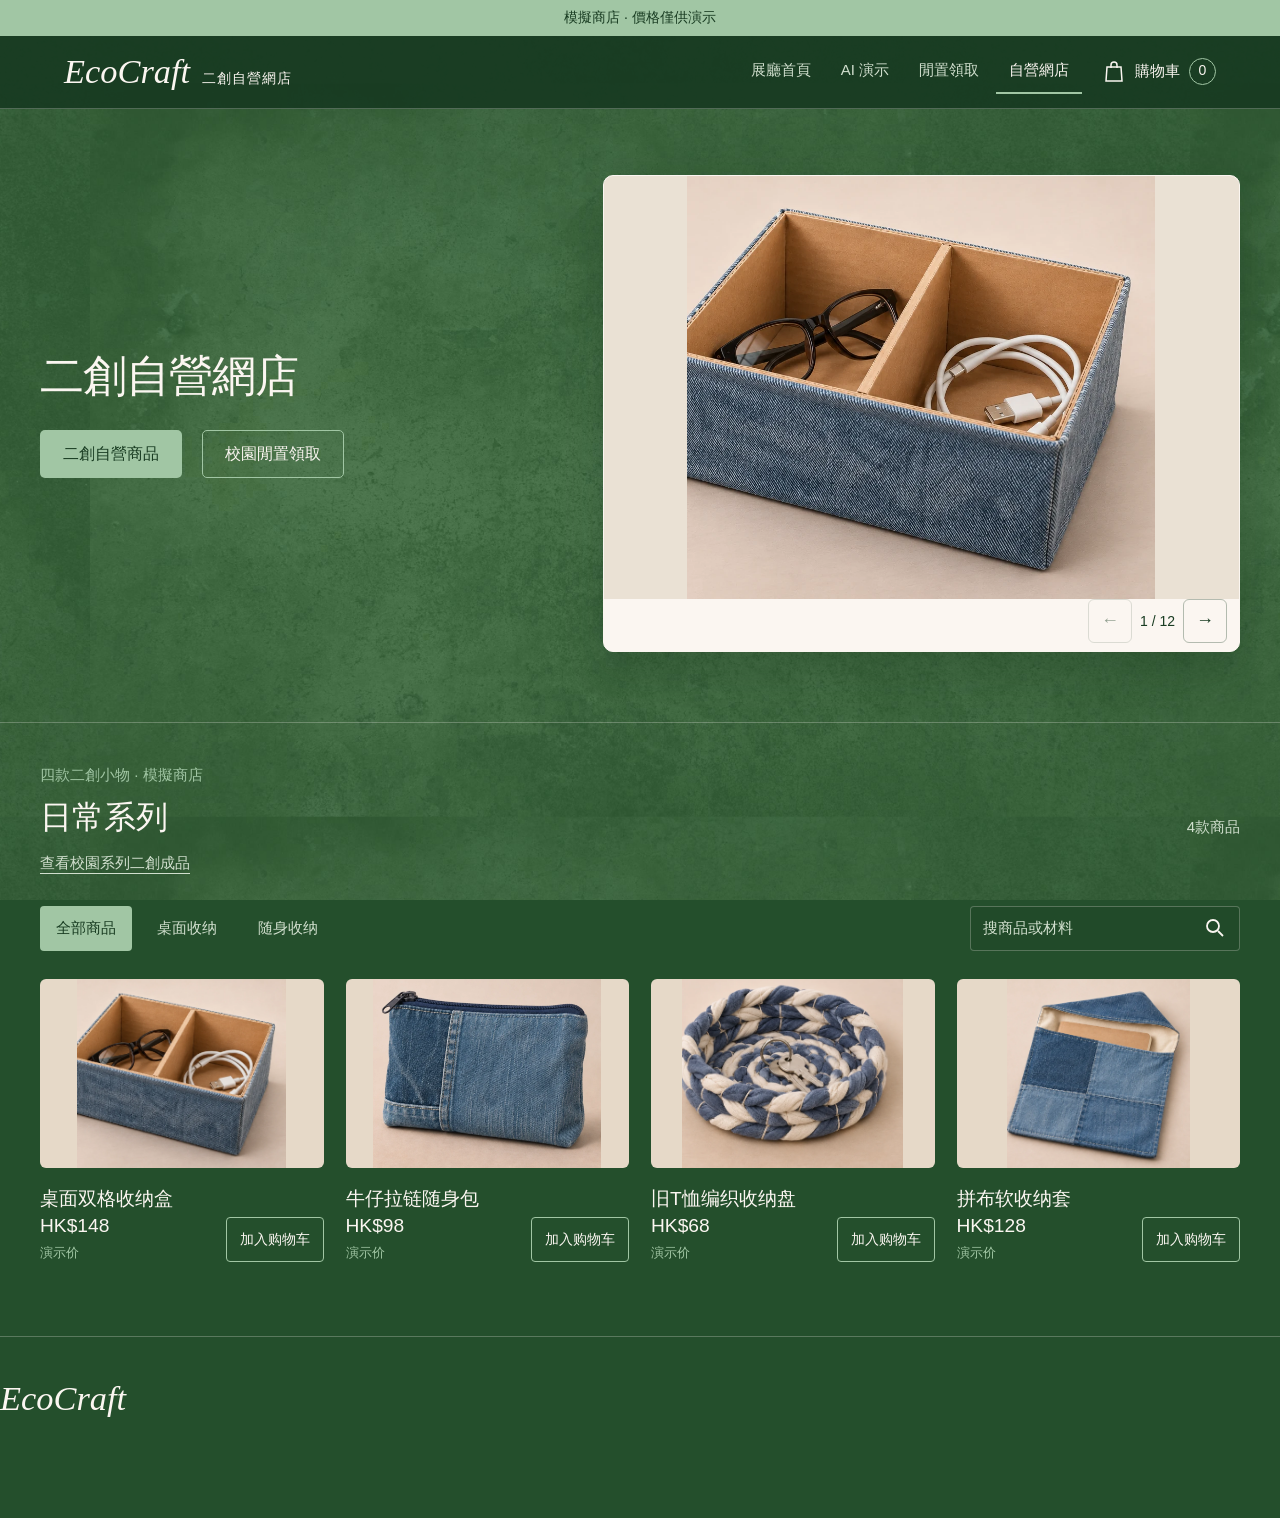
<file: index.html>
<!doctype html>
<html lang="zh-Hans">
<head>
<meta charset="utf-8"><meta name="viewport" content="width=device-width,initial-scale=1, viewport-fit=cover"><meta name="theme-color" content="#244f2c">
<title>EcoCraft 自营商店 · 旧物的新日常</title>
<meta name="description" content="瀏覽 EcoCraft 二創商品和校園閒置物品，體驗購物及校內自取。">
<link rel="stylesheet" href="shop.css?v=showroom-link1">
<link rel="stylesheet" href="reuse.css?v=retail1">
<link rel="stylesheet" href="collection.css?v=retail1">
<script>const legacySections=['home','materials','ai-demo','works','daily-collection','campus-collection','transform','material-match','flow'];function preserveShowroomLink(){if(legacySections.includes(location.hash.slice(1)))location.replace('studio.html'+location.hash);}preserveShowroomLink();addEventListener('hashchange',preserveShowroomLink);</script>
<link rel="stylesheet" href="entry-navigation.css?v=1"></head>
<body>
<a class="skip" href="#shop">跳到商品</a>
<div class="demo-notice">模擬商店 · 價格僅供演示</div>
<header class="shop-header ec-header"><a class="brand" href="studio.html#home" aria-label="EcoCraft 展廳首頁">EcoCraft<span>二創自營網店</span></a><nav class="ec-routes ec-routes--top" aria-label="主要導覽"><a href="studio.html#home" data-route="home">展廳首頁</a><a href="studio.html#ai-demo" data-route="ai">AI 演示</a><a href="reuse.html" data-route="reuse">閒置領取</a><a href="index.html?v=showroom-link1#shop" data-route="shop" aria-current="page">自營網店</a></nav><button class="cart-button" data-open-cart aria-label="打開購物車"><svg viewBox="0 0 24 24" fill="none" stroke="currentColor" stroke-width="1.5" aria-hidden="true"><path d="M5 7h14l1 14H4L5 7Z"/><path d="M9 8V5a3 3 0 0 1 6 0v3"/></svg><span>購物車</span><b data-cart-count>0</b></button></header>
<main>
<section class="shop-hero">
<div class="hero-copy"><h1>二創自營網店</h1><div class="hero-actions"><a class="button primary" href="#shop">二創自營商品</a><a class="button outline" href="reuse.html">校園閒置領取</a></div></div>
<div class="work-carousel" data-work-carousel="shop" role="region" aria-label="作品照片輪播">
 <div class="work-carousel-track" tabindex="0" aria-label="左右捲動觀看作品"></div>
 <div class="work-carousel-controls">
  <button type="button" data-carousel-back aria-label="上一款作品" disabled>←</button>
  <span class="work-carousel-position" aria-live="polite">1 / 12</span>
  <button type="button" data-carousel-next aria-label="下一款作品">→</button>
 </div>
</div>
</section>
<section class="catalog-section" id="shop" aria-labelledby="catalog-title">
<div class="catalog-heading"><div><p class="small-heading">四款二創小物 · 模擬商店</p><h2 id="catalog-title">日常系列</h2></div><span id="results-count" aria-live="polite">4款商品</span></div>
<p class="catalog-note"><a class="text-link" href="studio.html#campus-collection">查看校園系列二創成品</a></p>
<div class="shop-tools"><div class="categories" role="group" aria-label="商品类别"><button data-category="all" aria-pressed="true">全部商品</button><button data-category="desktop" aria-pressed="false">桌面收纳</button><button data-category="carry" aria-pressed="false">随身收纳</button></div><form id="search-form" role="search"><label class="sr-only" for="search">搜索商品或材料</label><input id="search" type="search" placeholder="搜商品或材料" autocomplete="off"><button type="submit" aria-label="搜索商品"><svg viewBox="0 0 24 24" fill="none" stroke="currentColor" stroke-width="1.8" aria-hidden="true"><circle cx="10" cy="10" r="6"/><path d="m15 15 5 5"/></svg></button></form></div>
<div id="catalog-grid" class="catalog-grid"></div>
<div id="empty-results" class="empty-results" hidden><h3>还没有找到这款小物。</h3><p>试试“牛仔”“拉链”或换一个类别。</p><button id="reset-search" class="button primary">查看全部商品</button></div>
</section>

</main>
<footer class="shop-footer"><a class="brand" href="studio.html#home">EcoCraft</a></footer>
<nav class="ec-routes ec-routes--bottom" aria-label="主要導覽"><a href="studio.html#home" data-route="home">展廳首頁</a><a href="studio.html#ai-demo" data-route="ai">AI 演示</a><a href="reuse.html" data-route="reuse">閒置領取</a><a href="index.html?v=showroom-link1#shop" data-route="shop" aria-current="page">自營網店</a></nav>
<dialog id="product-dialog" class="product-dialog" aria-labelledby="detail-title">
<button class="dialog-close" data-close="product-dialog" aria-label="关闭商品详情">×</button>
<div class="detail-layout"><div class="detail-image"><img id="detail-img" alt="" src="assets/shop-T01.webp"><span class="photo-label">AI概念图 · 尚未打样</span></div><div class="detail-copy"><p class="material" id="detail-material"></p><h2 id="detail-title"></h2><p id="detail-use"></p><div class="detail-price"><strong id="detail-price"></strong><span>演示价</span></div><p class="price-explainer">价格用于体验购物流程，不是正式报价。</p><label class="qty-label" for="detail-qty">演示数量 <input type="number" id="detail-qty" min="1" max="5" step="1" value="1"></label><p class="price-explainer">本页为模拟购物，不会付款、不会提交订单，也不用填写个人资料。尺寸、质量和交付时间须在实物验证后确认，概念图不代表已有库存。</p><div class="detail-actions"><button class="button primary" id="detail-add">加入购物车</button><button class="button soft" id="detail-buy">体验下单</button></div><details><summary>尺寸与配色</summary><dl class="detail-spec"><div><dt>拟议尺寸</dt><dd id="detail-size"></dd></div><div><dt>图示配色</dt><dd>牛仔蓝／柔和混色，实际材料会有差异</dd></div></dl></details><details><summary>材料与制作</summary><p id="detail-raw"></p><a id="detail-template" href="studio.html#works">查看材料与制作模板</a></details><details><summary>质量与使用说明</summary><p id="detail-care"></p></details></div></div>
</dialog>
<dialog id="cart-dialog" class="cart-dialog" aria-labelledby="cart-title"><button class="dialog-close" data-close="cart-dialog" aria-label="关闭购物车">×</button><div class="cart-inner"><p class="small-heading">本页模拟购物</p><h2 id="cart-title">购物车</h2><ul id="cart-lines" class="cart-lines"></ul><div id="cart-summary"><div class="total-row"><span>合计</span><strong id="cart-total"></strong></div><p class="price-explainer">演示价 · 校内自取，无实际交收安排。</p></div><p class="local-note">购物车只保留在当前浏览器会话，不会提交给团队。模拟结算不会付款或提交真实订单。</p><button class="button primary full" id="to-checkout" aria-disabled="true">去模拟结算</button></div></dialog>
<dialog id="checkout-dialog" class="checkout-dialog" aria-labelledby="checkout-title"><button class="dialog-close" data-close="checkout-dialog" aria-label="关闭模拟结算">×</button><p class="small-heading">模拟结算</p><h2 id="checkout-title">确认这次选择</h2><form id="checkout-form"><ul id="checkout-items" class="order-items"></ul><details class="pickup-details"><summary>校内自取（演示）</summary><p>无额外费用，不指定真实地点或日期。</p></details><div class="total-row"><span>演示合计</span><strong id="checkout-total"></strong></div><label class="demo-accept"><input id="demo-accept" type="checkbox"><span>我知道这是模拟交易，不会扣款或提交真实订单。</span></label><div class="checkout-actions"><button class="plain-button" type="button" id="back-cart">返回购物车</button><button class="button primary" type="submit" id="place-order" aria-disabled="true">生成模拟订单</button></div></form></dialog>
<dialog id="receipt-dialog" class="receipt-dialog" aria-labelledby="receipt-title"><button class="dialog-close" data-close="receipt-dialog" aria-label="关闭模拟订单">×</button><div class="receipt-check" aria-hidden="true">✓</div><p class="small-heading">模拟结算 · 购物流程体验完成</p><h2 id="receipt-title">模拟订单已生成</h2><p class="receipt-state">未付款 · 未提交 · 不会通知任何人</p><p class="receipt-number">演示编号 <span id="receipt-id"></span></p><ul id="receipt-items" class="order-items"></ul><div class="total-row"><span>演示合计</span><strong id="receipt-total"></strong></div><p class="local-note">没有真实库存、付款或发货。关闭后可以继续体验。</p><div class="receipt-actions"><button class="button primary" data-close="receipt-dialog">继续逛商品</button><a class="text-link" href="studio.html#ai-demo">探索旧物与AI</a></div></dialog>
<div id="shop-toast" class="shop-toast" role="status" aria-live="polite"></div>
<script src="products.js?v=shop-r6"></script><script src="campus-products.js?v=retail1"></script><script src="work-carousel.js?v=retail1"></script><script src="shop-core.js?v=shop-r6"></script><script src="shop.js?v=retail1"></script>
<script src="entry-navigation.js?v=1"></script></body></html>
</file>
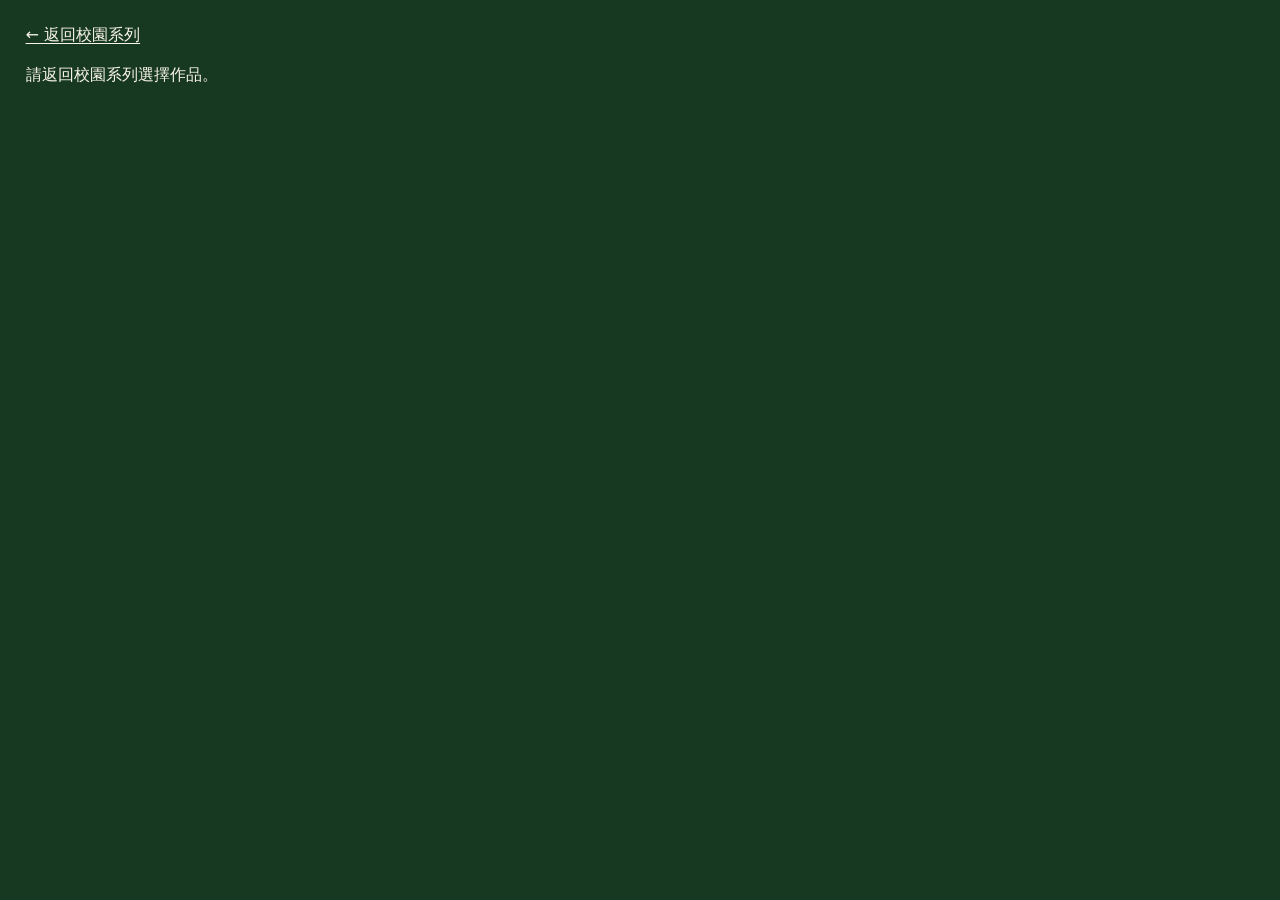
<file: campus-card.html>
<!doctype html>
<html lang="zh-Hant-HK">
<head>
  <meta charset="utf-8">
  <meta name="viewport" content="width=device-width, initial-scale=1">
  <title>校園系列用料圖 · EcoCraft</title>
  <link rel="stylesheet" href="campus-plate.css">
  <style>
    * {box-sizing: border-box;}
    body {margin: 0; background: #183921; color: #f8f4e9; font: 16px/1.6 system-ui, sans-serif;}
    main {max-width: 1536px; margin: auto; padding: 14px clamp(12px, 2vw, 32px) 24px;}
    a {display: inline-block; padding: 8px 0 14px; color: inherit; text-underline-offset: 3px;}
    #reading {display: none;}
    @media (max-width: 600px) {
      #reading {display: block; margin: 16px 0 0;}
      #reading h1 {margin: 0 0 8px; font-size: 1.25rem;}
      #reading p {margin: 0; line-height: 1.7;}
    }
  </style>
</head>
<body><main>
  <a id="back" href="studio.html#campus-collection">← 返回校園系列</a>
  <div id="plate"></div>
  <section id="reading"></section>
</main>
<script src="campus-products.js?v=campus-labels1"></script>
<script src="campus-plate.js"></script>
<script>
  const id = new URLSearchParams(location.search).get('id');
  const work = campusProducts.find(product => product.id === id);
  if (work) {
    document.title = work.name + ' · EcoCraft';
    document.querySelector('#back').href = 'studio.html#product-' + work.id;
    document.querySelector('#plate').innerHTML = campusPlate(work);
    document.querySelector('#reading').innerHTML = `<h1>${work.name}</h1><p>可選回收來源</p>` +
      work.sourceUses.map(line => `<p>${line}</p>`).join('');
  } else {
    document.querySelector('#plate').textContent = '請返回校園系列選擇作品。';
  }
</script>
</body>
</html>
</file>
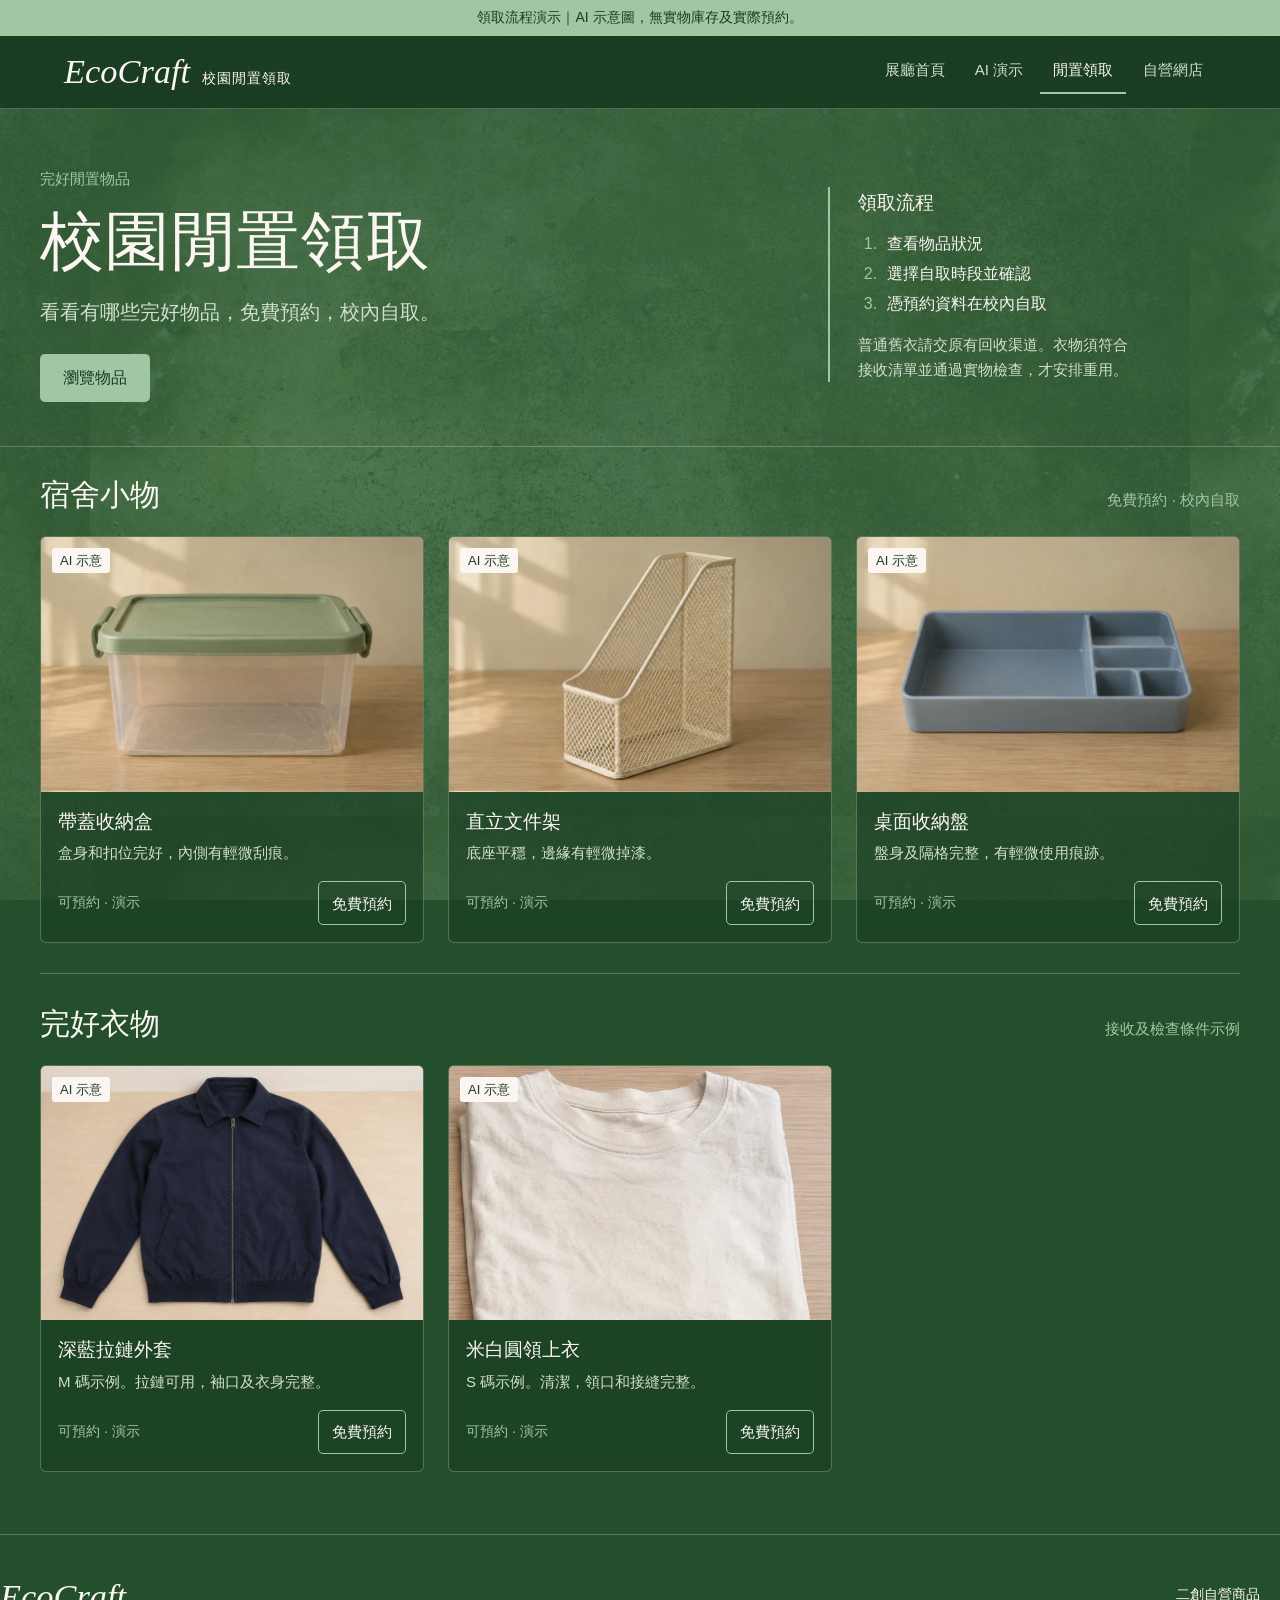
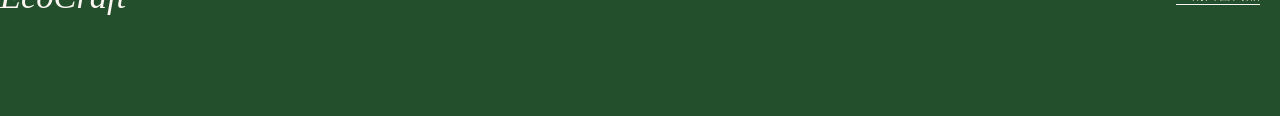
<file: reuse.html>
<!doctype html>
<html lang="zh-Hant-HK">
<head>
  <meta charset="utf-8">
  <meta name="viewport" content="width=device-width, initial-scale=1, viewport-fit=cover">
  <meta name="theme-color" content="#244f2c">
  <title>校園閒置領取｜EcoCraft</title>
  <meta name="description" content="瀏覽完好物品示例，體驗免費預約及校內自取。">
  <link rel="stylesheet" href="shop.css?v=shop-r6">
  <link rel="stylesheet" href="reuse.css?v=retail1">
  <script src="reuse.js" defer></script>
<link rel="stylesheet" href="entry-navigation.css?v=1"></head>
<body class="reuse-page">
  <a class="skip" href="#reuse-list">跳到物品清單</a>
  <div class="demo-notice">領取流程演示｜AI 示意圖，無實物庫存及實際預約。</div>
  <header class="shop-header ec-header"><a class="brand" href="studio.html#home" aria-label="EcoCraft 展廳首頁">EcoCraft<span>校園閒置領取</span></a><nav class="ec-routes ec-routes--top" aria-label="主要導覽"><a href="studio.html#home" data-route="home">展廳首頁</a><a href="studio.html#ai-demo" data-route="ai">AI 演示</a><a href="reuse.html" data-route="reuse" aria-current="page">閒置領取</a><a href="index.html?v=showroom-link1#shop" data-route="shop">自營網店</a></nav></header>
  <main>
    <section class="reuse-intro" aria-labelledby="reuse-title">
      <div>
        <p class="reuse-kicker">完好閒置物品</p>
        <h1 id="reuse-title">校園閒置領取</h1>
        <p class="reuse-lead">看看有哪些完好物品，免費預約，校內自取。</p>
        <a class="button primary" href="#reuse-list">瀏覽物品</a>
      </div>
      <div class="reuse-steps">
        <h2>領取流程</h2>
        <ol>
          <li>查看物品狀況</li>
          <li>選擇自取時段並確認</li>
          <li>憑預約資料在校內自取</li>
        </ol>
        <p>普通舊衣請交原有回收渠道。衣物須符合接收清單並通過實物檢查，才安排重用。</p>
      </div>
    </section>
    <section class="reuse-list" id="reuse-list" aria-labelledby="reuse-list-title">
      <header class="reuse-section-heading">
        <h2 id="reuse-list-title">宿舍小物</h2>
        <p>免費預約 · 校內自取</p>
      </header>
      <div class="reuse-grid">
        <article class="reuse-card" data-reuse-item="box">
          <div class="reuse-photo reuse-photo-box" role="img" aria-label="AI 示意：帶淺綠盒蓋的透明塑膠收納盒">
            <span class="reuse-image-label" aria-hidden="true">AI 示意</span>
          </div>
          <div class="reuse-card-copy">
            <h3>帶蓋收納盒</h3>
            <p>盒身和扣位完好，內側有輕微刮痕。</p>
            <div class="reuse-card-actions"><span class="reuse-status">可預約 · 演示</span><button type="button" class="button outline">免費預約</button></div>
          </div>
        </article>
        <article class="reuse-card" data-reuse-item="files">
          <div class="reuse-photo reuse-photo-files" role="img" aria-label="AI 示意：米白色金屬網直立文件架">
            <span class="reuse-image-label" aria-hidden="true">AI 示意</span>
          </div>
          <div class="reuse-card-copy">
            <h3>直立文件架</h3>
            <p>底座平穩，邊緣有輕微掉漆。</p>
            <div class="reuse-card-actions"><span class="reuse-status">可預約 · 演示</span><button type="button" class="button outline">免費預約</button></div>
          </div>
        </article>
        <article class="reuse-card" data-reuse-item="tray">
          <div class="reuse-photo reuse-photo-tray" role="img" aria-label="AI 示意：灰藍色塑膠分格桌面收納盤">
            <span class="reuse-image-label" aria-hidden="true">AI 示意</span>
          </div>
          <div class="reuse-card-copy">
            <h3>桌面收納盤</h3>
            <p>盤身及隔格完整，有輕微使用痕跡。</p>
            <div class="reuse-card-actions"><span class="reuse-status">可預約 · 演示</span><button type="button" class="button outline">免費預約</button></div>
          </div>
        </article>
      </div>
      <header class="reuse-section-heading reuse-clothing">
        <h2>完好衣物</h2>
        <p>接收及檢查條件示例</p>
      </header>
      <div class="reuse-grid">
        <article class="reuse-card" data-reuse-item="jacket">
          <div class="reuse-photo reuse-photo-jacket" role="img" aria-label="AI 示意：深藍色拉鏈外套">
            <span class="reuse-image-label" aria-hidden="true">AI 示意</span>
          </div>
          <div class="reuse-card-copy">
            <h3>深藍拉鏈外套</h3>
            <p>M 碼示例。拉鏈可用，袖口及衣身完整。</p>
            <div class="reuse-card-actions"><span class="reuse-status">可預約 · 演示</span><button type="button" class="button outline">免費預約</button></div>
          </div>
        </article>
        <article class="reuse-card" data-reuse-item="shirt">
          <div class="reuse-photo reuse-photo-shirt" role="img" aria-label="AI 示意：摺疊的米白色圓領上衣">
            <span class="reuse-image-label" aria-hidden="true">AI 示意</span>
          </div>
          <div class="reuse-card-copy">
            <h3>米白圓領上衣</h3>
            <p>S 碼示例。清潔，領口和接縫完整。</p>
            <div class="reuse-card-actions"><span class="reuse-status">可預約 · 演示</span><button type="button" class="button outline">免費預約</button></div>
          </div>
        </article>
      </div>
    </section>
  </main>
  <footer class="shop-footer reuse-footer">
    <a class="brand" href="index.html">EcoCraft</a>
    <div><a href="index.html#shop">二創自營商品</a></div>
  </footer>
  <nav class="ec-routes ec-routes--bottom" aria-label="主要導覽"><a href="studio.html#home" data-route="home">展廳首頁</a><a href="studio.html#ai-demo" data-route="ai">AI 演示</a><a href="reuse.html" data-route="reuse" aria-current="page">閒置領取</a><a href="index.html?v=showroom-link1#shop" data-route="shop">自營網店</a></nav>
  <dialog class="checkout-dialog reuse-dialog" id="reuse-dialog" aria-labelledby="reuse-dialog-title">
    <button class="dialog-close" type="button" id="close-reuse-dialog" aria-label="關閉預約">×</button>
    <p class="small-heading">校內自取演示</p>
    <h2 id="reuse-dialog-title" tabindex="-1">確認免費預約</h2>
    <div class="reuse-summary">
      <strong id="reuse-chosen-item"></strong>
      <span>免費</span>
    </div>
    <form id="reuse-form" method="dialog">
      <label class="reuse-slot-label" for="reuse-slot">選擇自取時段（示例）</label>
      <select id="reuse-slot" required>
        <option value="">請選擇時段</option>
        <option value="lunch">平日 12:30–13:30</option>
        <option value="evening">平日 17:00–18:00</option>
      </select>
      <p class="local-note">演示時段。真正的自取地點及時間須待校方批准後公布。</p>
      <p class="local-note">不用填寫個人資料。預約只保留在此瀏覽器分頁。</p>
      <button class="button primary full" type="submit">確認演示預約</button>
    </form>
    <section id="reuse-receipt" hidden>
      <dl class="reuse-pickup">
        <div><dt>領取方式</dt><dd>校內自取（演示）</dd></div>
        <div><dt>示例時段</dt><dd id="reuse-confirmed-slot"></dd></div>
      </dl>
      <p class="local-note">這是演示結果，沒有實際保留物品或安排交收。</p>
      <div class="checkout-actions">
        <button type="button" class="plain-button" id="cancel-reuse">取消演示預約</button>
        <button type="button" class="button primary" id="keep-browsing">返回物品清單</button>
      </div>
    </section>
  </dialog>
  <div id="reuse-toast" class="shop-toast" role="status" aria-live="polite"></div>
<script src="entry-navigation.js?v=1"></script></body>
</html>
</file>
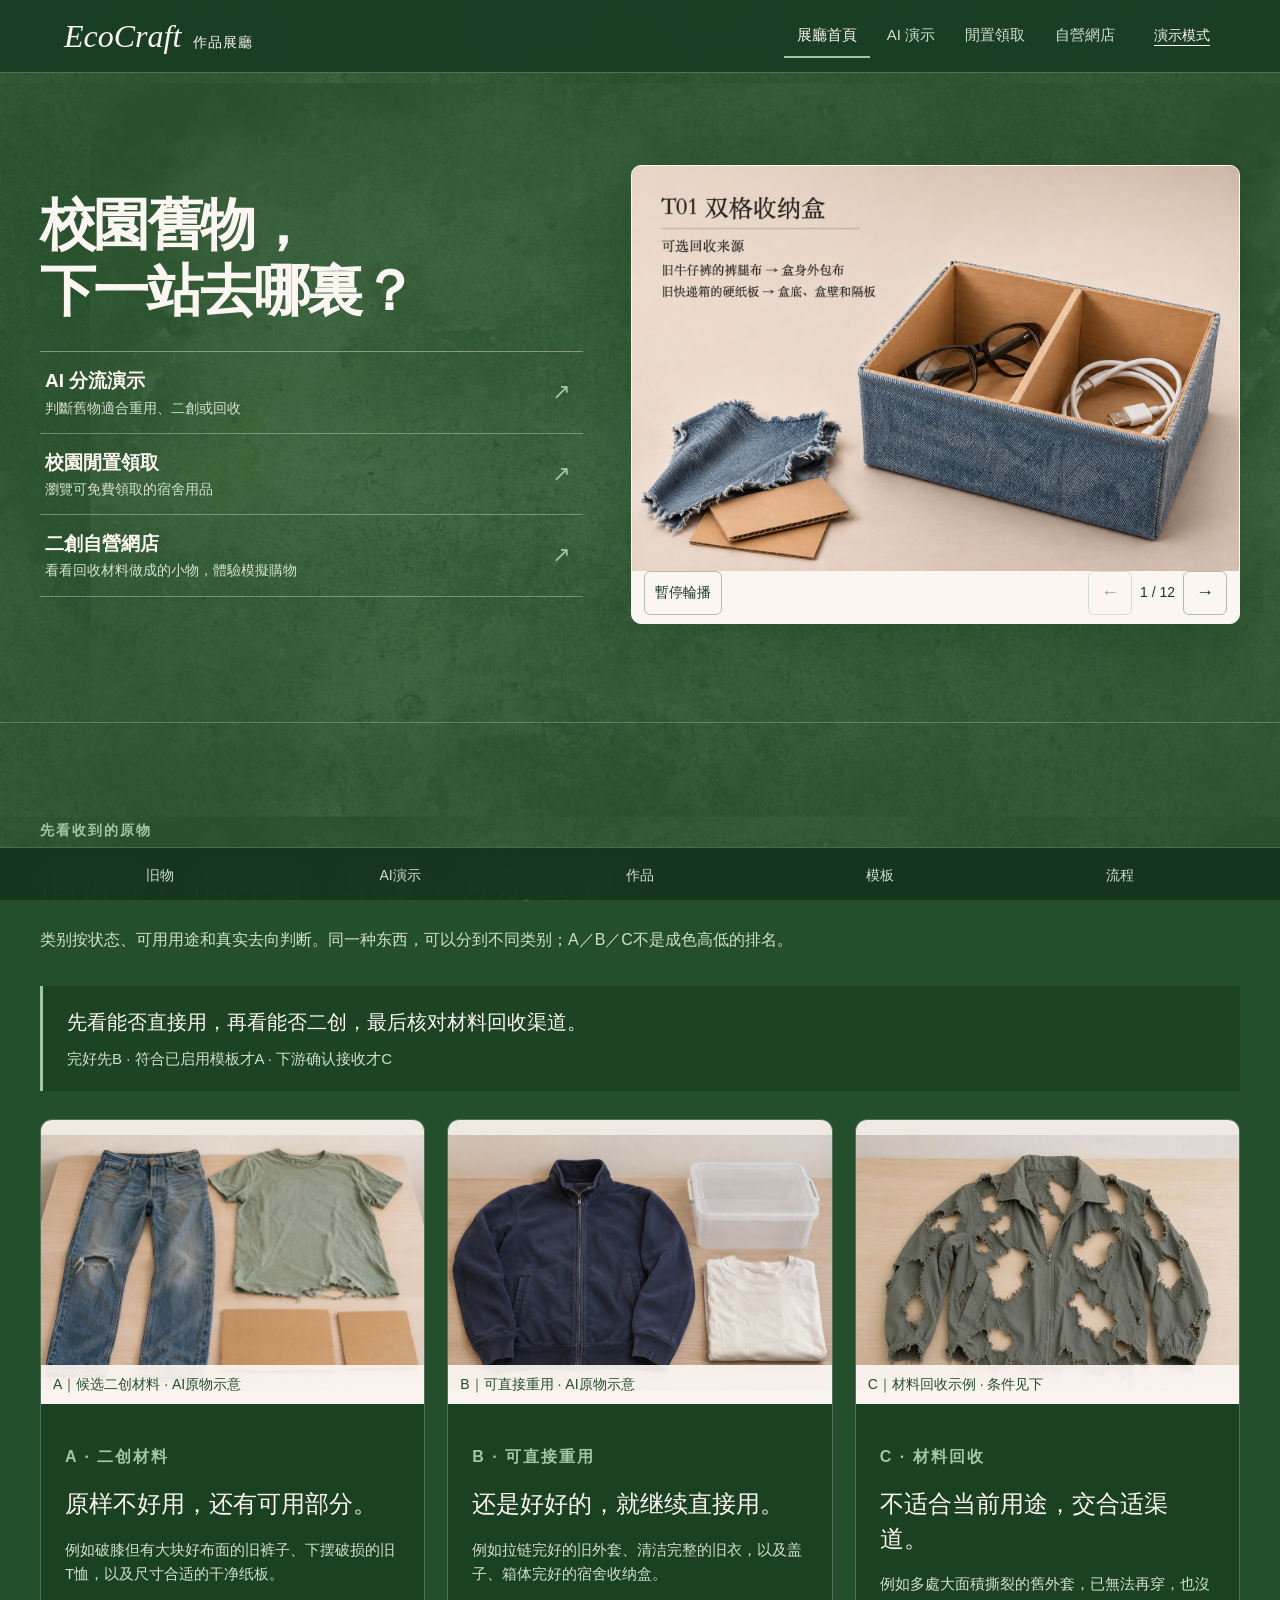
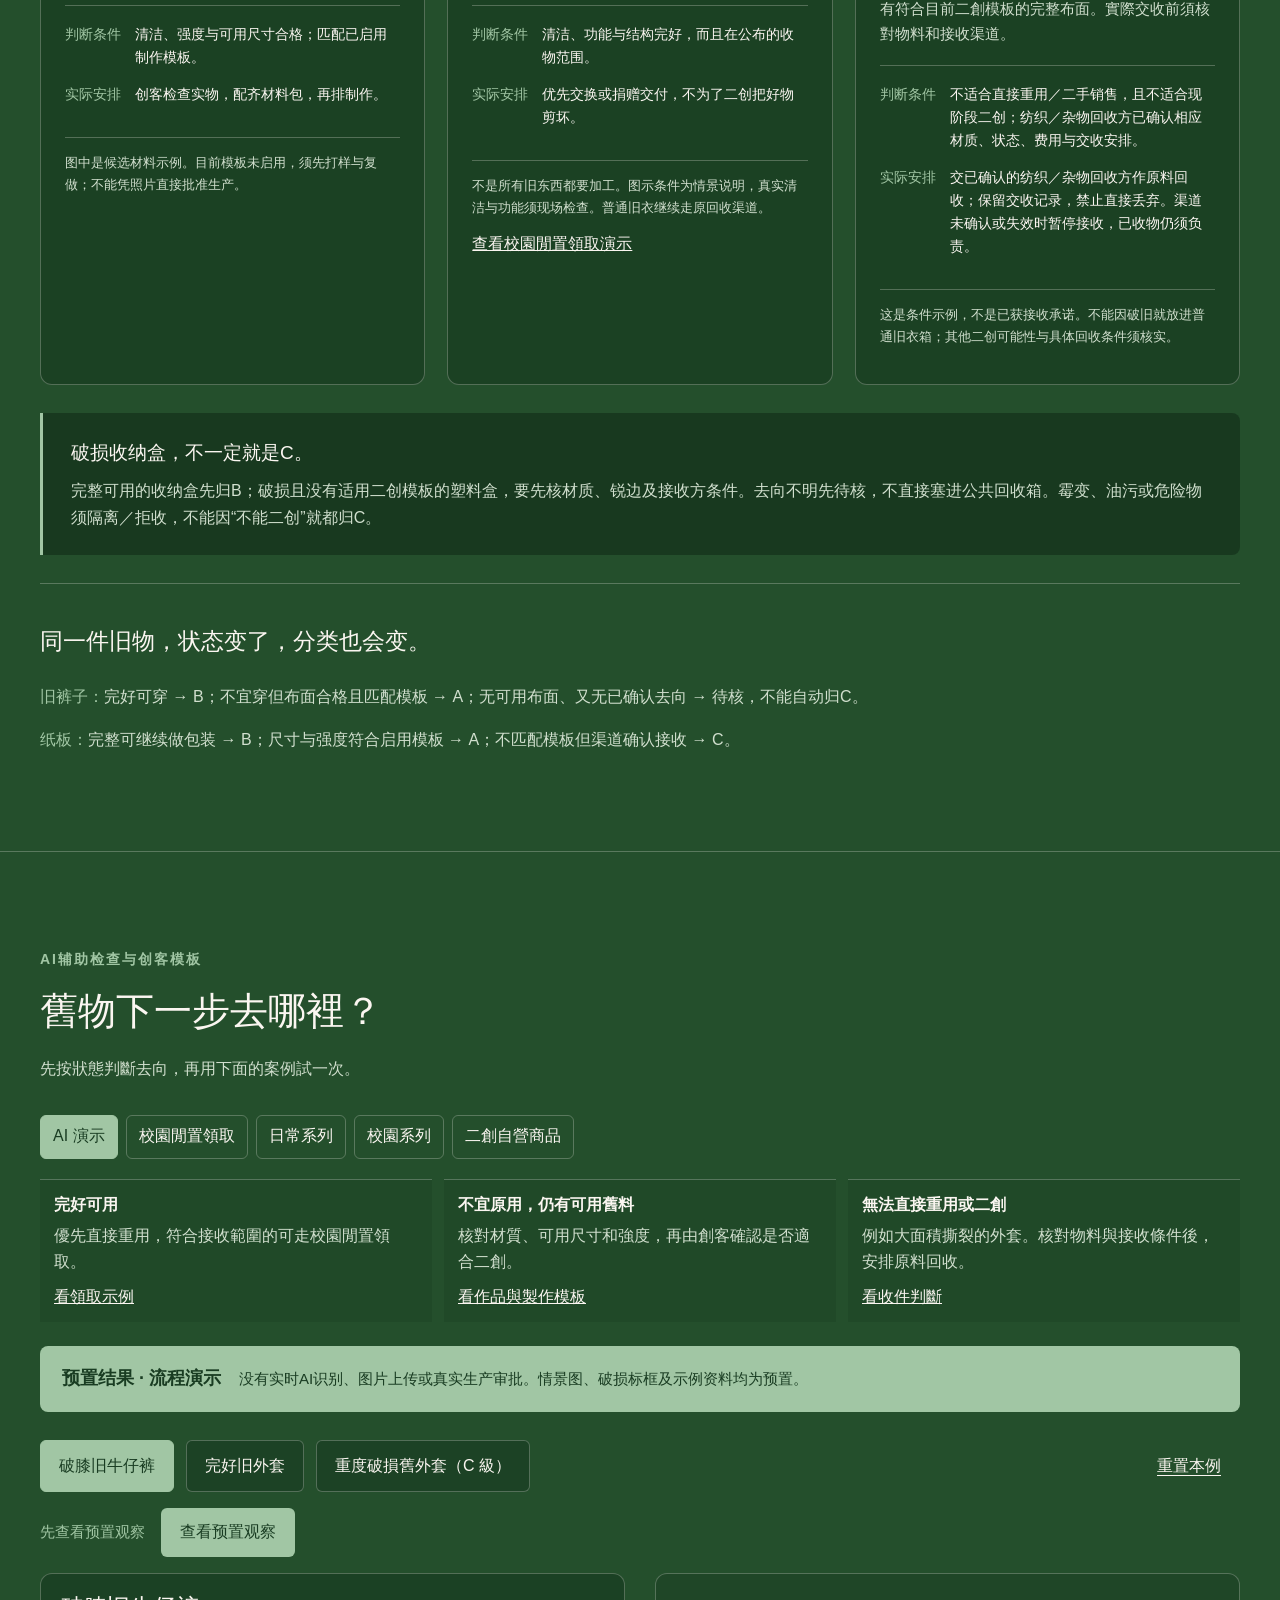
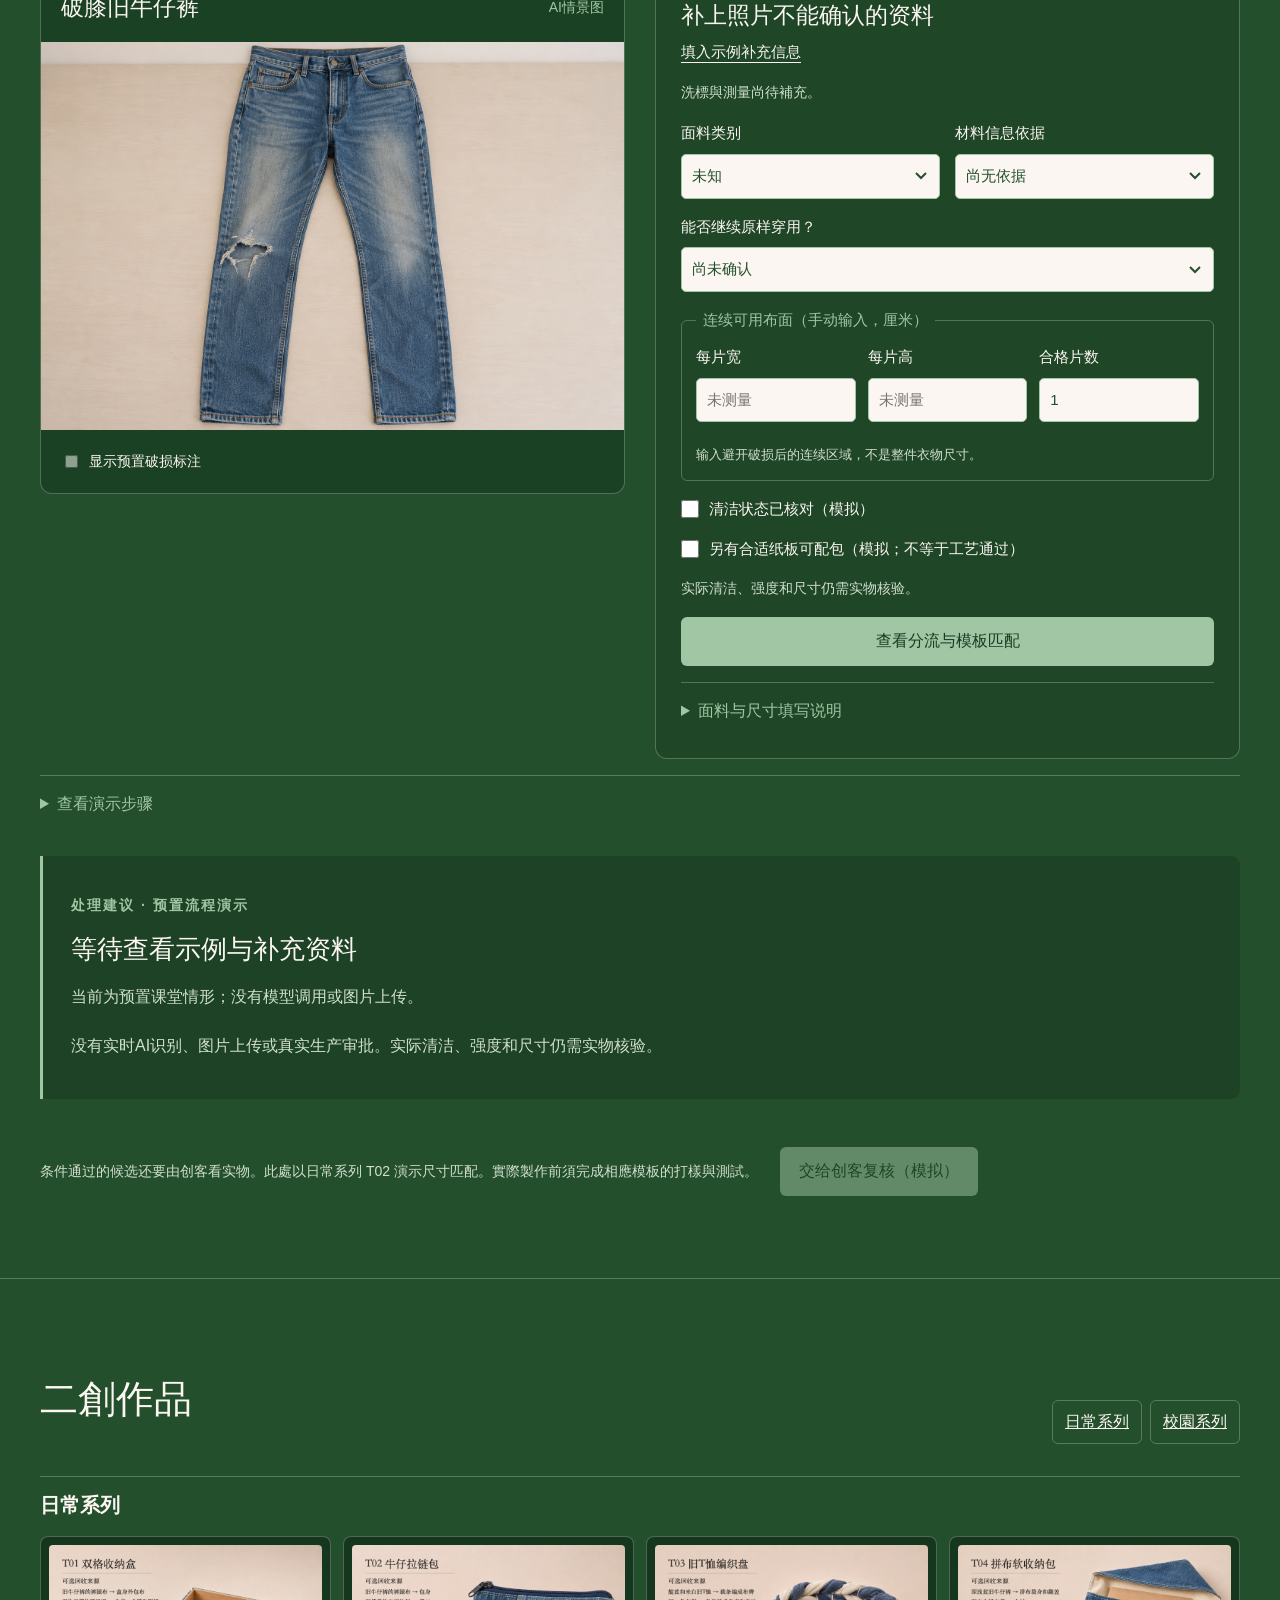
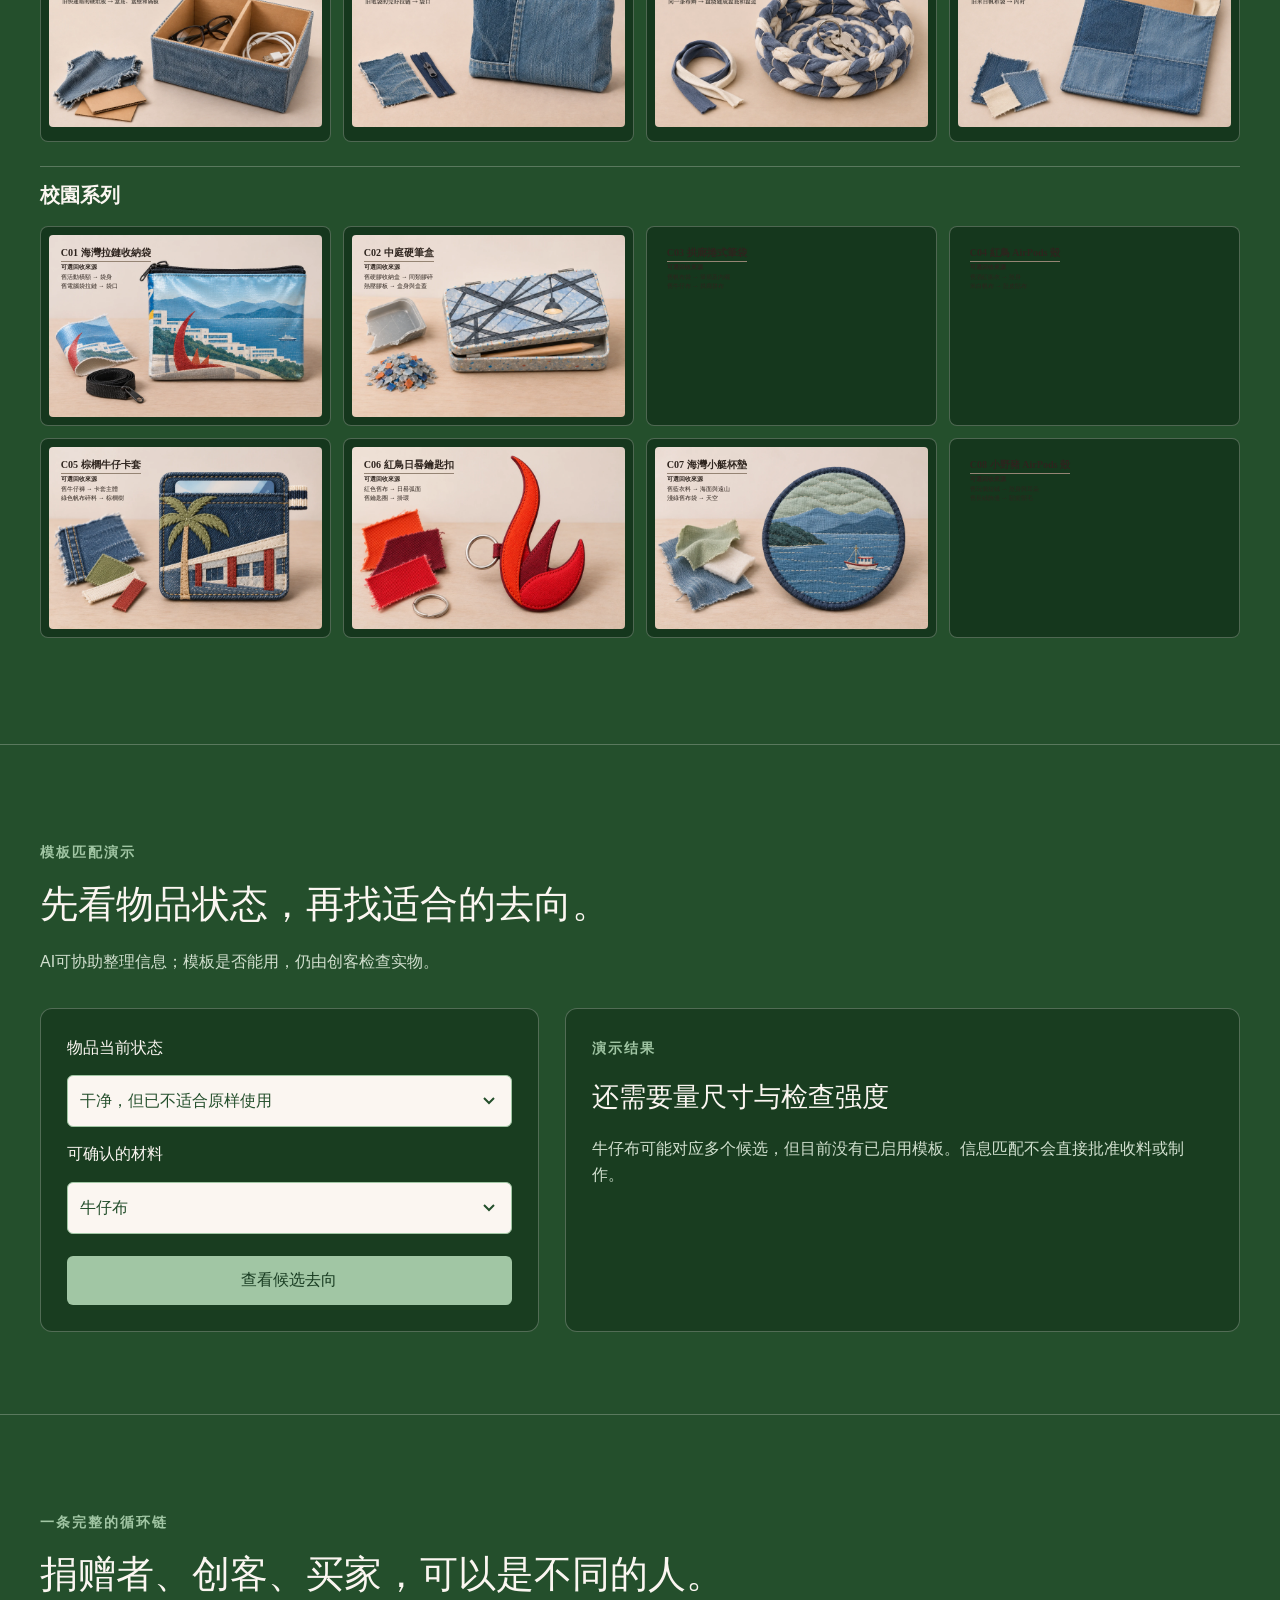
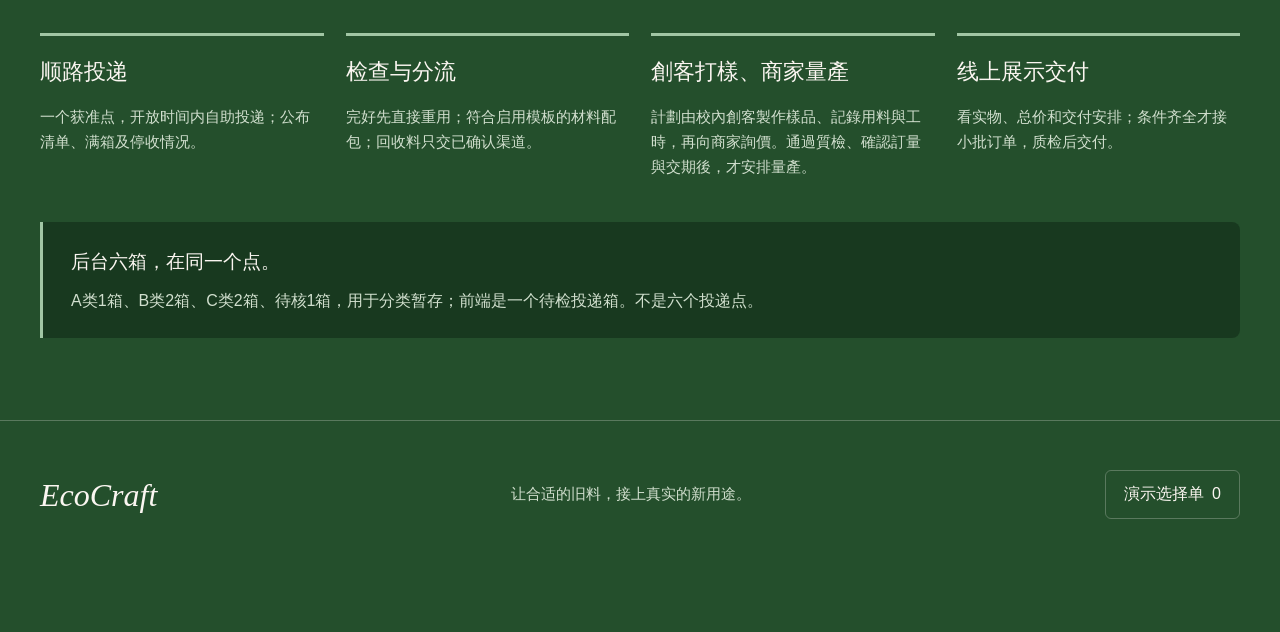
<file: studio.html>
<!doctype html>
<html lang="zh-Hans">
<head><meta charset="utf-8"><meta name="viewport" content="width=device-width, initial-scale=1, viewport-fit=cover"><meta name="theme-color" content="#244f2c"><title>EcoCraft · 作品展廳</title><link rel="stylesheet" href="style.css?v=campus-collection"><link rel="stylesheet" href="ai-style.css?v=material-cases2"><link rel="stylesheet" href="collection.css?v=retail1"><link rel="stylesheet" href="entry-navigation.css?v=1"><link rel="stylesheet" href="campus-plate.css"></head>
<body>
<a class="skip" href="#home">跳到展廳首頁</a>
<header class="top ec-header"><a class="brand" href="studio.html#home" aria-label="EcoCraft 展廳首頁">EcoCraft<span>作品展廳</span></a><nav class="ec-routes ec-routes--top" aria-label="主要導覽"><a href="studio.html#home" data-route="home" aria-current="page">展廳首頁</a><a href="studio.html#ai-demo" data-route="ai">AI 演示</a><a href="reuse.html" data-route="reuse">閒置領取</a><a href="index.html?v=showroom-link1#shop" data-route="shop">自營網店</a></nav><button id="present" class="text-button" aria-pressed="false">演示模式</button></header>
<main>
<section class="hero section" id="home"><div class="hero-copy ec-home-copy"><h1>校園舊物，<br>下一站去哪裏？</h1><div class="ec-doors"><a href="studio.html#ai-demo"><span><strong>AI 分流演示</strong><small>判斷舊物適合重用、二創或回收</small></span><span class="ec-arrow" aria-hidden="true">↗</span></a><a href="reuse.html"><span><strong>校園閒置領取</strong><small>瀏覽可免費領取的宿舍用品</small></span><span class="ec-arrow" aria-hidden="true">↗</span></a><a href="index.html?v=showroom-link1#shop"><span><strong>二創自營網店</strong><small>看看回收材料做成的小物，體驗模擬購物</small></span><span class="ec-arrow" aria-hidden="true">↗</span></a></div></div><div class="work-carousel" data-work-carousel="studio" role="region" aria-label="作品照片輪播">
 <div class="work-carousel-track" tabindex="0" aria-label="左右捲動觀看作品"></div>
 <div class="work-carousel-controls">
  <button type="button" data-carousel-toggle>暫停輪播</button>
  <button type="button" data-carousel-back aria-label="上一款作品" disabled>←</button>
  <span class="work-carousel-position" aria-live="polite">1 / 12</span>
  <button type="button" data-carousel-next aria-label="下一款作品">→</button>
 </div>
</div></section>
<section class="section materials" id="materials">
<div class="section-heading"><p class="eyebrow">先看收到的原物</p><h2>旧裤子、旧外套、纸板，分别去哪？</h2><p>类别按状态、可用用途和真实去向判断。同一种东西，可以分到不同类别；A／B／C不是成色高低的排名。</p></div>
<div class="material-priority"><strong>先看能否直接用，再看能否二创，最后核对材料回收渠道。</strong><span>完好先B · 符合已启用模板才A · 下游确认接收才C</span></div>
<div class="material-cards">
<article class="material-card"><div class="material-photo"><img src="assets/MATERIAL_A.png" alt="AI原貌示例：破膝旧牛仔裤、下摆破损旧T恤和干净纸板，仍有可用区域"><span>A｜候选二创材料 · AI原物示意</span></div><div class="material-copy"><p class="eyebrow">A · 二创材料</p><h3>原样不好用，还有可用部分。</h3><p>例如破膝但有大块好布面的旧裤子、下摆破损的旧T恤，以及尺寸合适的干净纸板。</p><dl><div><dt>判断条件</dt><dd>清洁、强度与可用尺寸合格；匹配已启用制作模板。</dd></div><div><dt>实际安排</dt><dd>创客检查实物，配齐材料包，再排制作。</dd></div></dl><p class="material-foot">图中是候选材料示例。目前模板未启用，须先打样与复做；不能凭照片直接批准生产。</p></div></article>
<article class="material-card"><div class="material-photo"><img src="assets/MATERIAL_B.png" alt="AI原貌示例：完整旧外套、旧棉衣和带盖宿舍塑料收纳盒，可继续原样使用"><span>B｜可直接重用 · AI原物示意</span></div><div class="material-copy"><p class="eyebrow">B · 可直接重用</p><h3>还是好好的，就继续直接用。</h3><p>例如拉链完好的旧外套、清洁完整的旧衣，以及盖子、箱体完好的宿舍收纳盒。</p><dl><div><dt>判断条件</dt><dd>清洁、功能与结构完好，而且在公布的收物范围。</dd></div><div><dt>实际安排</dt><dd>优先交换或捐赠交付，不为了二创把好物剪坏。</dd></div></dl><p class="material-foot">不是所有旧东西都要加工。图示条件为情景说明，真实清洁与功能须现场检查。普通旧衣继续走原回收渠道。</p><a href="reuse.html">查看校園閒置領取演示</a></div></article>
<article class="material-card"><div class="material-photo"><img src="assets/c-damaged-jacket.webp" alt="C 級示意：有大面積破洞及破碎袖口的深綠色舊外套"><span>C｜材料回收示例 · 条件见下</span></div><div class="material-copy"><p class="eyebrow">C · 材料回收</p><h3>不适合当前用途，交合适渠道。</h3><p>例如多處大面積撕裂的舊外套，已無法再穿，也沒有符合目前二創模板的完整布面。實際交收前須核對物料和接收渠道。</p><dl><div><dt>判断条件</dt><dd>不适合直接重用／二手销售，且不适合现阶段二创；纺织／杂物回收方已确认相应材质、状态、费用与交收安排。</dd></div><div><dt>实际安排</dt><dd>交已确认的纺织／杂物回收方作原料回收；保留交收记录，禁止直接丢弃。渠道未确认或失效时暂停接收，已收物仍须负责。</dd></div></dl><p class="material-foot">这是条件示例，不是已获接收承诺。不能因破旧就放进普通旧衣箱；其他二创可能性与具体回收条件须核实。</p></div></article>
</div>
<div class="small-panel"><strong>破损收纳盒，不一定就是C。</strong><p>完整可用的收纳盒先归B；破损且没有适用二创模板的塑料盒，要先核材质、锐边及接收方条件。去向不明先待核，不直接塞进公共回收箱。霉变、油污或危险物须隔离／拒收，不能因“不能二创”就都归C。</p></div>
<div class="same-item"><h3>同一件旧物，状态变了，分类也会变。</h3><p><b>旧裤子：</b>完好可穿 → B；不宜穿但布面合格且匹配模板 → A；无可用布面、又无已确认去向 → 待核，不能自动归C。</p><p><b>纸板：</b>完整可继续做包装 → B；尺寸与强度符合启用模板 → A；不匹配模板但渠道确认接收 → C。</p></div>
</section>
<section class="section ai-demo" id="ai-demo">
 <div class="section-heading"><p class="eyebrow">AI辅助检查与创客模板</p><h2>舊物下一步去哪裡？</h2><p>先按狀態判斷去向，再用下面的案例試一次。</p></div>
 <nav class="demo-entrances" aria-label="EcoCraft 演示入口">
  <a href="#ai-demo" aria-current="location">AI 演示</a>
  <a href="reuse.html">校園閒置領取</a>
  <a href="#daily-collection">日常系列</a>
  <a href="#campus-collection">校園系列</a>
  <a href="index.html#shop">二創自營商品</a>
 </nav>
 <ul class="routing-overview" aria-label="舊物處理路線">
  <li><strong>完好可用</strong><p>優先直接重用，符合接收範圍的可走校園閒置領取。</p><a href="reuse.html">看領取示例</a></li>
  <li><strong>不宜原用，仍有可用舊料</strong><p>核對材質、可用尺寸和強度，再由創客確認是否適合二創。</p><a href="#works">看作品與製作模板</a></li>
  <li><strong>無法直接重用或二創</strong><p>例如大面積撕裂的外套。核對物料與接收條件後，安排原料回收。</p><a href="#materials">看收件判斷</a></li>
 </ul>
 <div class="ai-demo-notice"><strong>预置结果 · 流程演示</strong><span>没有实时AI识别、图片上传或真实生产审批。情景图、破损标框及示例资料均为预置。</span></div>
 <div class="ai-scene-buttons" role="group" aria-label="选择AI演示情形"><button data-ai-scene="jeans">破膝旧牛仔裤</button><button data-ai-scene="jacket">完好旧外套</button><button data-ai-scene="textile">重度破損舊外套（C 級）</button><button id="ai-reset" class="ai-reset">重置本例</button></div>
 <div class="ai-current-step"><p class="ai-step-state" id="ai-step-state" aria-live="polite"></p><button id="ai-observe" class="button primary">查看预置观察</button></div>
 <div class="ai-inspection-grid">
  <div class="ai-photo-panel"><div class="ai-photo-title"><h3 id="ai-scene-title"></h3><span>AI情景图</span></div><div class="ai-photo-wrap"><img id="ai-photo" alt="示例衣物"><div id="ai-hole" class="ai-hole" hidden><span>疑似破损 · 预置标框</span></div></div><div class="ai-photo-controls" id="ai-photo-controls"><label><input type="checkbox" id="ai-mark" aria-disabled="true">显示预置破损标注</label></div><div id="ai-observation" class="ai-observation" hidden><h4>辅助观察（预置）</h4><p id="ai-observation-text"></p><p id="ai-observation-source" class="small"></p></div></div>
  <form id="ai-form" class="ai-info-form"><div class="ai-form-heading"><h3>补上照片不能确认的资料</h3><button type="button" id="ai-fill" class="text-button">填入示例补充信息</button></div><p id="ai-fill-note" class="small"></p>
   <div class="ai-fields"><label>面料类别<select id="ai-fabric"><option value="unknown">未知</option><option value="denim">牛仔类布面</option><option value="cotton">棉质T恤类</option><option value="other">其他／需核实</option></select></label><label>材料信息依据<select id="ai-basis"><option value="unknown">尚无依据</option><option value="label">洗标记载（示例）</option><option value="manual">人工确认（示例）</option></select></label></div>
   <label>能否继续原样穿用？<select id="ai-wearable"><option value="unknown">尚未确认</option><option value="yes">可以继续穿用（模拟确认）</option><option value="no">不适合继续穿用（模拟确认）</option></select></label>
   <fieldset><legend>连续可用布面（手动输入，厘米）</legend><div class="ai-dimensions"><label>每片宽<input id="ai-width" type="number" min="0.1" step="0.1" inputmode="decimal" placeholder="未测量"></label><label>每片高<input id="ai-height" type="number" min="0.1" step="0.1" inputmode="decimal" placeholder="未测量"></label><label>合格片数<input id="ai-panels" type="number" min="1" step="1" value="1" inputmode="numeric"></label></div><p class="small">输入避开破损后的连续区域，不是整件衣物尺寸。</p></fieldset>
   <label class="ai-check"><input id="ai-clean" type="checkbox">清洁状态已核对（模拟）</label><label class="ai-check"><input id="ai-cardboard" type="checkbox">另有合适纸板可配包（模拟；不等于工艺通过）</label>
   <p class="small">实际清洁、强度和尺寸仍需实物核验。</p><button type="submit" class="button primary">查看分流与模板匹配</button>
   <details class="ai-disclosure"><summary>面料与尺寸填写说明</summary><p class="small">面料外观不等于纤维检测；洗标是记载信息。可穿外套优先直接重用，无需先填裁片。</p></details>
  </form>
  <div class="ai-info-form" id="ai-material-route" hidden>
   <h3 id="ai-material-route-heading"></h3>
   <p id="ai-material-route-detail"></p>
   <button type="button" class="button primary" id="ai-show-destination" disabled>查看物料去向</button>
  </div>
 </div>
 <details class="ai-disclosure ai-flow-guide" id="ai-flow-guide"><summary>查看演示步骤</summary><ol class="ai-stages"><li>选衣物</li><li>看预置观察</li><li>补充资料</li><li>匹配条件</li><li>人工确认</li></ol></details>
 <div class="ai-routing" aria-live="polite"><p class="eyebrow">处理建议 · 预置流程演示</p><h3 id="ai-route-title"></h3><p id="ai-route-text"></p><p class="small">没有实时AI识别、图片上传或真实生产审批。实际清洁、强度和尺寸仍需实物核验。</p><ul id="ai-missing"></ul><button id="ai-request-info" class="button outline" hidden>展示补充资料清单</button></div>
 <div id="ai-template-grid" class="ai-template-grid"></div>
 <div class="ai-review-entry" id="ai-review-entry"><p class="small">条件通过的候选还要由创客看实物。此處以日常系列 T02 演示尺寸匹配。實際製作前須完成相應模板的打樣與測試。</p><button id="ai-request-review" class="button primary" aria-disabled="true">交给创客复核（模拟）</button></div>
 <div id="ai-review" class="ai-review" hidden><p class="eyebrow">人工确认</p><h3 id="ai-review-target"></h3><p>下面是角色与责任的演示，不表示已有创客检查过这件衣服，不会批准真实生产。实际清洁、强度和尺寸仍需实物核验。</p><form id="ai-review-form"><label class="ai-check"><input type="checkbox">模拟核对材质、可用布面或原用功能</label><label class="ai-check"><input type="checkbox">模拟检查清洁、强度与辅料／接收范围</label><label class="ai-check"><input type="checkbox">模拟检查工序、工时或直接重用安排</label><div class="actions"><button id="ai-review-pass" type="button" class="button primary" aria-disabled="true">记录模拟复核通过</button><button id="ai-review-return" type="button" class="button outline">退回补资料（模拟）</button></div></form><p id="ai-review-message" class="ai-review-message" role="status"></p></div>
</section>

<section class="section works" id="works">
 <div class="section-heading row-heading">
  <div><h2>二創作品</h2></div>
  <nav class="work-series-links" aria-label="作品系列"><a href="#daily-collection">日常系列</a><a href="#campus-collection">校園系列</a></nav>
 </div>
 <div class="work-series" id="daily-collection" aria-labelledby="daily-collection-title">
  <h3 id="daily-collection-title">日常系列</h3>
  <div class="product-tabs" id="daily-tabs" role="group" aria-label="日常系列作品"></div>
 </div>
 <div class="work-series" id="campus-collection" aria-labelledby="campus-collection-title">
  <h3 id="campus-collection-title">校園系列</h3>
  <div class="product-tabs" id="campus-tabs" role="group" aria-label="校園系列作品"></div>
 </div>
 <div class="showcase" id="product-details" tabindex="-1" hidden><div class="stage"><div class="stage-top"><span id="product-number">T01</span><span id="product-image-label"></span></div><div class="product-art"><img id="product-image" src="assets/T01-materials.webp" alt=""></div><div class="material-strip"><b id="material-strip"></b><a id="product-full-image" href="assets/T01-materials.webp" hidden>查看大圖</a></div></div><article class="product-info"><button type="button" class="text-button" id="close-work">收起作品詳情</button><p class="eyebrow" id="material"></p><h3 id="product-name"></h3><p class="product-short" id="product-short"></p><p id="product-use"></p><dl><div><dt>參考尺寸</dt><dd id="product-size"></dd></div><div><dt>状态</dt><dd id="product-status"></dd></div></dl><div class="price" id="price-block"><strong id="price"></strong><p id="price-note"></p></div><div class="actions"><button id="select-product" class="button primary">加入演示选择单</button><button id="open-template" class="button outline">看制作模板</button></div></article>  <details class="work-material-details" id="transform">
   <summary>看材料變身</summary>
   <p id="story-content"></p>
   <div class="work-material-grid">
    <div><h4 id="raw-title"></h4><p id="raw-text"></p></div>
    <div><h4>製作步驟</h4><ol id="steps"></ol></div>
   </div>
  </details>
 </div></section>

<section class="section" id="material-match"><div class="section-heading"><p class="eyebrow">模板匹配演示</p><h2>先看物品状态，再找适合的去向。</h2><p>AI可协助整理信息；模板是否能用，仍由创客检查实物。</p></div><div class="match-grid"><form class="card" id="match-form"><label for="condition">物品当前状态</label><select id="condition"><option value="damaged">干净，但已不适合原样使用</option><option value="intact">完好，可以继续原样使用</option><option value="unknown">有污渍、异味或状态不明</option></select><label for="fabric">可确认的材料</label><select id="fabric"><option value="denim">牛仔布</option><option value="cotton">棉质T恤</option><option value="cardboard">干净纸板</option><option value="jacket">旧外套</option><option value="storage">宿舍塑料收纳盒</option><option value="other">其他或尚不确定</option></select><button class="button primary" type="submit">查看候选去向</button></form><div class="match-result card" aria-live="polite"><span class="card-kicker">演示结果</span><h3 id="match-title">还需要量尺寸与检查强度</h3><p id="match-text">牛仔布可能对应多个候选，但目前没有已启用模板。信息匹配不会直接批准收料或制作。</p><div id="match-candidates"></div></div></div></section>
<section class="section" id="flow"><div class="section-heading"><p class="eyebrow">一条完整的循环链</p><h2>捐赠者、创客、买家，可以是不同的人。</h2></div><div class="flow"><article><b>顺路投递</b><p>一个获准点，开放时间内自助投递；公布清单、满箱及停收情况。</p></article><article><b>检查与分流</b><p>完好先直接重用；符合启用模板的材料配包；回收料只交已确认渠道。</p></article><article><b>創客打樣、商家量產</b><p>計劃由校內創客製作樣品、記錄用料與工時，再向商家詢價。通過質檢、確認訂量與交期後，才安排量產。</p></article><article><b>线上展示交付</b><p>看实物、总价和交付安排；条件齐全才接小批订单，质检后交付。</p></article></div><div class="small-panel"><strong>后台六箱，在同一个点。</strong><p>A类1箱、B类2箱、C类2箱、待核1箱，用于分类暂存；前端是一个待检投递箱。不是六个投递点。</p></div></section>


</main>
<footer><span class="brand">EcoCraft</span><p>让合适的旧料，接上真实的新用途。</p><button id="open-list" class="button outline">演示选择单 <span id="count">0</span></button></footer>
<nav class="ec-routes ec-routes--bottom" aria-label="主要導覽"><a href="studio.html#home" data-route="home" aria-current="page">展廳首頁</a><a href="studio.html#ai-demo" data-route="ai">AI 演示</a><a href="reuse.html" data-route="reuse">閒置領取</a><a href="index.html?v=showroom-link1#shop" data-route="shop">自營網店</a></nav><nav class="progress" aria-label="展厅章节"><a href="#materials">旧物</a><a href="#ai-demo">AI演示</a><a href="#works">作品</a><a href="#material-match">模板</a><a href="#flow">流程</a></nav>
<dialog id="template-dialog" aria-labelledby="template-title"><button class="dialog-close" aria-label="关闭制作模板">×</button><p class="eyebrow" id="template-label">製作模板參考</p><h2 id="template-title"></h2><div id="template-body"></div><button class="button primary dialog-done">看完了</button></dialog>
<dialog id="list-dialog" aria-labelledby="list-title"><button class="dialog-close" aria-label="关闭选择单">×</button><p class="eyebrow">仅保存在本页内</p><h2 id="list-title">演示选择单</h2><p>这是展示流程，不会生成订单、收款或向团队提交资料。关闭或刷新后清空。</p><ul id="selection-list"></ul><div class="actions"><button id="download-list" class="button primary">下载本地选择记录</button><button id="clear-list" class="button outline">清空选择</button></div><p class="note">下一步真实销售前：实物与复做通过、核价、确认材料与人手、公布交付与售后条件。</p></dialog>
<div class="toast" role="status" aria-live="polite"></div>
<script src="unavailable.js?v=shop-r6"></script><script src="products.js?v=shop-r6"></script><script src="campus-products.js?v=campus-labels1"></script><script src="work-carousel.js?v=retail1"></script><script src="campus-plate.js"></script><script src="app.js?v=campus-labels1"></script><script src="ai-core.js?v=shop-r6"></script><script src="ai-ui.js?v=material-cases2"></script>
<script src="entry-navigation.js?v=1"></script></body></html>
</file>
<file: shop.css>
:root{--green:#244f2c;--deep:#193c22;--sage:#a1c6a4;--paper:#fbf6f1;--muted:#d1dfce;--line:rgba(251,246,241,.25);font-size:16px;color-scheme:light}*{box-sizing:border-box}html{scroll-behavior:smooth;scroll-padding-top:100px}body{margin:0;color:var(--paper);background:var(--green) url('assets/green-texture.jpeg') center/1100px auto fixed;font-family:'PingFang SC','PingFang TC','Microsoft YaHei',Arial,sans-serif;line-height:1.65}button,input{font:inherit}button,a,input{touch-action:manipulation}button{cursor:pointer}a{color:inherit;text-underline-offset:5px}button{color:inherit}img{display:block;width:100%;height:auto}button:focus-visible,a:focus-visible,input:focus-visible,summary:focus-visible{outline:3px solid #e7c983;outline-offset:4px}svg{width:24px;height:24px}button[aria-disabled=true]{opacity:.5;cursor:help}[hidden]{display:none!important}.sr-only{position:absolute;width:1px;height:1px;overflow:hidden;clip-path:inset(50%);white-space:nowrap}.skip{position:fixed;left:15px;top:-100px;z-index:100;padding:12px;background:var(--paper);color:var(--green)}.skip:focus{top:15px}.demo-notice{text-align:center;padding:6px 20px;background:var(--sage);color:var(--deep);font-size:.875rem;line-height:1.7}.shop-header{display:flex;align-items:center;justify-content:space-between;gap:24px;padding:22px max(5vw,24px);background:rgba(25,60,34,.95);border-bottom:1px solid var(--line);position:sticky;top:0;z-index:20}.brand{font-family:Georgia,'Times New Roman',serif;font-style:italic;font-size:2.15rem;text-decoration:none;line-height:1.1;white-space:nowrap}.brand span{font-family:'PingFang SC','Microsoft YaHei',sans-serif;font-style:normal;font-size:.875rem;margin-left:14px;letter-spacing:1px}.desktop-nav{display:flex;gap:32px;font-size:1rem}.desktop-nav a{text-decoration:none;color:var(--muted)}.desktop-nav a[aria-current]{color:var(--paper);box-shadow:0 2px 0 var(--sage);padding-bottom:4px}.cart-button{display:flex;gap:9px;align-items:center;background:transparent;border:0;padding:6px 0;font-size:.9375rem}.cart-button b{font-size:.875rem;border:1px solid var(--sage);border-radius:50%;min-width:27px;height:27px;text-align:center;font-weight:400}.shop-hero{max-width:1380px;display:grid;grid-template-columns:.9fr 1.15fr;align-items:center;gap:64px;padding:66px 40px 70px;margin:auto}.small-heading{color:var(--sage);font-size:.9375rem;margin:0 0 14px}.hero-copy h1{font-size:clamp(2.1rem,3.4vw,3.65rem);line-height:1.25;font-weight:500;letter-spacing:-1px;margin:0 0 27px;white-space:nowrap}.hero-lead{font-size:1.5rem;line-height:1.65;margin:0 0 24px}.hero-description{font-size:1rem;color:var(--muted);margin-bottom:32px}.hero-actions{display:flex;gap:20px;align-items:center;flex-wrap:wrap}.button{display:inline-flex;min-height:46px;justify-content:center;align-items:center;padding:12px 22px;gap:8px;text-decoration:none;font-size:1rem;border:1px solid transparent;border-radius:5px;font-weight:500;line-height:1.4}.primary{background:var(--sage);color:var(--deep)}.primary:hover{background:#b9d8ba}.soft{background:#e1e9dc;color:var(--green);border-color:#b9c8b3}.outline{background:transparent;color:var(--paper);border-color:var(--sage)}.outline:hover{background:#ffffff0c}.text-link{font-size:.9375rem}.hero-note{font-size:.875rem;color:var(--sage);margin:31px 0 0}.hero-product{position:relative;padding:0;background:var(--paper);color:var(--green);text-align:left;border:0;border-radius:8px;overflow:hidden;transform:rotate(-1.1deg);box-shadow:0 18px 40px #112c1840}.hero-product>img{aspect-ratio:1.55;object-fit:cover}.hero-caption{display:grid;gap:4px;padding:18px 23px}.hero-caption>span{font-size:.875rem}.hero-caption strong{font-size:1.3rem;font-weight:500}.hero-caption>span:last-child{position:absolute;right:23px;bottom:29px;text-decoration:underline}.photo-label{position:absolute;top:14px;left:14px;color:var(--green);background:var(--paper);border-radius:3px;font-size:.8125rem;padding:3px 9px;line-height:1.6}.catalog-section{max-width:1380px;margin:auto;padding:40px 40px 70px;border-top:1px solid var(--line)}.catalog-heading{display:flex;justify-content:space-between;gap:20px;align-items:flex-end}.catalog-heading h2,.circular-section h2{font-size:2rem;line-height:1.35;font-weight:500;margin:0}.catalog-heading .small-heading{margin-bottom:8px}.catalog-heading>span{font-size:.9375rem;color:var(--muted)}.shop-tools{display:flex;justify-content:space-between;align-items:center;gap:25px;margin:30px 0 28px}.categories{display:flex;gap:9px;flex-wrap:wrap}.categories button{border:1px solid transparent;background:transparent;color:var(--muted);padding:9px 15px;border-radius:4px;font-size:.9375rem;min-height:44px}.categories button[aria-pressed=true]{background:var(--sage);color:var(--deep)}#search-form{display:flex;align-items:center;border:1px solid var(--line);border-radius:4px;min-height:44px;background:#193c2240;max-width:300px}#search{background:transparent;color:var(--paper);border:0;padding:9px 12px;width:220px;min-width:0;font-size:.9375rem}#search::placeholder{color:var(--muted)}#search-form button{background:transparent;border:0;padding:8px 12px;display:flex}.catalog-grid{display:grid;grid-template-columns:repeat(4,minmax(0,1fr));gap:22px}.product-card{min-width:0}.photo-button{position:relative;display:block;width:100%;background:var(--paper);padding:0;border:0;border-radius:6px;overflow:hidden}.photo-button>img{aspect-ratio:1.2;object-fit:cover;transition:transform .2s}.photo-button:hover>img{transform:scale(1.025)}.product-info{padding:17px 0 0}.material{font-size:.875rem;color:var(--sage);margin:0 0 6px}.product-info h3{margin:0;font-size:1.2rem;font-weight:500;line-height:1.45}.product-info h3 button{font:inherit;padding:0;text-align:left;background:transparent;border:0}.product-copy{font-size:.9375rem;color:var(--muted);margin:9px 0 20px;min-height:3.1em}.card-bottom{display:flex;justify-content:space-between;gap:10px;align-items:center}.card-bottom strong{font-size:1.2rem;font-weight:500;display:block;line-height:1.4}.card-bottom span{font-size:.8125rem;color:var(--sage)}.compact-button{padding:10px 13px;border:1px solid var(--sage);border-radius:4px;background:transparent;min-height:44px;font-size:.875rem;white-space:nowrap}.compact-button:hover{background:var(--sage);color:var(--deep)}.catalog-note{font-size:.875rem;color:var(--muted);margin:32px 0 0}.empty-results{text-align:center;padding:70px 20px;border:1px solid var(--line)}.empty-results h3{font-size:1.4rem;font-weight:500}.empty-results p{color:var(--muted)}.circular-section{display:grid;grid-template-columns:1fr 1fr;gap:70px;align-items:center;max-width:1300px;margin:auto;padding:55px 0 65px;border-top:1px solid var(--line)}.circular-section p:not(.small-heading){color:var(--muted);font-size:1rem;line-height:1.9}.circular-section .button{margin-top:13px}.circular-images{display:grid;grid-template-columns:1fr 1fr;gap:10px 18px}.circular-images img{aspect-ratio:1.35;object-fit:cover;border-radius:5px}.circular-images span{grid-row:2;color:var(--sage);font-size:.9375rem}.circular-images img:nth-of-type(2){grid-column:2;grid-row:1}.shop-footer{display:flex;justify-content:space-between;gap:40px;max-width:1300px;margin:auto;padding:43px 0 100px;border-top:1px solid var(--line)}.shop-footer p{font-size:.875rem;color:var(--muted)}.shop-footer>div:last-child a{display:inline-block;margin:0 20px 6px 0;font-size:.875rem}.bottom-nav{position:fixed;bottom:0;left:0;right:0;display:grid;grid-template-columns:repeat(4,1fr);padding:0 5%;background:rgba(25,60,34,.98);z-index:25;border-top:1px solid var(--line)}.bottom-nav a{padding:12px 5px;text-align:center;font-size:.875rem;text-decoration:none;border-top:3px solid transparent}.bottom-nav a[aria-current]{border-color:var(--sage);background:#a1c6a418}dialog{border:1px solid var(--sage);background:var(--paper);color:var(--green);padding:0;border-radius:8px;max-width:calc(100vw - 40px);max-height:calc(100dvh - 40px);box-shadow:0 20px 90px #07180c55;line-height:1.65}dialog::backdrop{background:#102417aa}dialog h2{font-size:1.9rem;font-weight:500;line-height:1.35;margin:0 0 18px}.dialog-close{position:absolute;z-index:2;right:13px;top:10px;width:44px;height:44px;border:0;background:var(--paper);border-radius:50%;color:var(--green);font-size:2rem;line-height:1}.product-dialog{width:1030px}.detail-layout{display:grid;grid-template-columns:1fr 1fr}.detail-image{position:sticky;top:0;align-self:start;padding:20px}.detail-image img{aspect-ratio:1;object-fit:contain;background:#eee7dd}.detail-image .photo-label{top:32px;left:32px}.detail-copy{padding:45px 35px 30px 10px}.detail-copy .material{color:#527559}.detail-copy h2{margin-bottom:18px}.detail-copy>p:not(.material){font-size:1rem}.detail-price{display:flex;align-items:baseline;gap:13px;margin:22px 0 0}.detail-price strong{font-size:1.9rem;font-weight:500}.detail-price span{font-size:.875rem;color:#527559}.price-explainer{font-size:.875rem!important;color:#526951;margin:8px 0 14px}.detail-spec{font-size:.9375rem;margin:23px 0;border-top:1px solid #244f2c25}.detail-spec>div{padding:12px 0;border-bottom:1px solid #244f2c25;display:grid;grid-template-columns:75px 1fr;gap:18px}.detail-spec dt{color:#526951}.detail-spec dd{margin:0}.qty-label{display:flex;gap:22px;align-items:center;font-size:.9375rem;margin:20px 0}.qty-label input{width:78px;padding:7px 9px;border:1px solid #66856b;border-radius:4px;background:transparent;color:var(--green);min-height:44px}.detail-actions{display:flex;gap:10px}.detail-actions .button{flex:1;padding-left:12px;padding-right:12px}.detail-copy details{border-top:1px solid #244f2c25;margin-top:20px;padding-top:15px;font-size:.9375rem}.detail-copy details summary{cursor:pointer;min-height:35px}.detail-copy details p{color:#526951;font-size:.9375rem}.cart-dialog{margin:0 0 0 auto;border-radius:0;height:100dvh;max-height:100dvh;max-width:100vw;width:580px;border-right:0}.cart-inner{padding:40px 30px}.cart-inner .small-heading,.checkout-dialog>.small-heading,.receipt-dialog>.small-heading{color:#527559}.cart-lines{list-style:none;padding:0;margin:30px 0}.cart-line{display:grid;grid-template-columns:86px minmax(0,1fr) auto;gap:18px;padding:20px 0;border-bottom:1px solid #244f2c25}.cart-line>img{width:86px;height:93px;object-fit:cover;border-radius:3px}.cart-line h3{font-size:1rem;font-weight:500;margin:0 0 5px}.cart-line p{margin:0 0 12px;font-size:.9375rem}.cart-line p span{font-size:.8125rem;color:#526951}.cart-line>strong{font-size:.9375rem;white-space:nowrap;font-weight:500}.line-actions{display:flex;align-items:center;gap:16px}.quantity{display:flex;align-items:center;border:1px solid #244f2c40;border-radius:3px}.quantity button{width:35px;height:36px;border:0;background:transparent;font-size:1.1rem}.quantity output{min-width:26px;text-align:center;font-size:.9375rem}.plain-button{border:0;padding:5px 0;min-height:36px;background:transparent;text-decoration:underline;text-underline-offset:4px;font-size:.875rem}.total-row{display:flex;justify-content:space-between;gap:15px;padding-top:23px;border-top:1px solid #244f2c40;font-size:1.1rem}.total-row strong{font-size:1.5rem;font-weight:500}.full{width:100%;margin-top:12px}.local-note{font-size:.875rem;color:#526951}.cart-empty{text-align:center;padding:55px 12px}.cart-empty h3{font-weight:500;font-size:1.2rem}.cart-empty p{color:#526951}.empty-symbol{font-size:2.7rem;color:#77967b}.checkout-dialog,.receipt-dialog{width:600px;padding:42px 35px}.order-items{list-style:none;padding:0;margin:28px 0}.order-items li{display:flex;justify-content:space-between;gap:20px;padding:14px 0;border-bottom:1px solid #244f2c25;font-size:.9375rem}.order-items li strong{font-weight:500;white-space:nowrap}.demo-accept{display:flex;align-items:flex-start;gap:11px;font-size:.9375rem;margin:25px 0}.demo-accept input{width:20px;height:20px;flex-shrink:0;margin:4px 0;accent-color:var(--green)}.checkout-actions{display:flex;justify-content:space-between;gap:20px;align-items:center;margin-top:30px}.receipt-dialog{text-align:center}.receipt-check{width:64px;height:64px;border-radius:50%;background:var(--sage);color:var(--green);font-size:2rem;line-height:64px;margin:0 auto 23px}.receipt-state{background:#e4ecdf;border-radius:4px;padding:10px;font-size:.9375rem}.receipt-number{font-size:.8125rem;color:#526951;overflow-wrap:anywhere}.receipt-actions{display:grid;gap:18px;margin-top:25px}.receipt-dialog .order-items,.receipt-dialog .total-row{text-align:left}.shop-toast{position:fixed;bottom:75px;left:50%;transform:translate(-50%,15px);z-index:100;color:var(--green);background:var(--paper);padding:13px 22px;border:1px solid var(--sage);border-radius:6px;box-shadow:0 7px 25px #10241733;max-width:calc(100vw - 32px);width:max-content;opacity:0;pointer-events:none;transition:opacity .15s,transform .15s;font-size:.9375rem}.shop-toast.show{opacity:1;transform:translate(-50%,0)}
@media(min-width:1600px){.shop-hero{padding-top:90px;padding-bottom:90px}}
@media(max-width:1100px){.shop-hero{gap:35px;padding:50px 30px}.desktop-nav{gap:20px}.brand span{display:none}.catalog-section{padding:35px 30px 60px}.catalog-grid{gap:20px}.card-bottom{align-items:flex-start;flex-direction:column}.compact-button{width:100%}.circular-section,.shop-footer{margin-left:30px;margin-right:30px}.hero-caption>span:last-child{position:static}.hero-lead{font-size:1.3rem}.hero-description{font-size:.9375rem}.product-dialog{width:960px}}
@media(max-width:760px){.demo-notice{font-size:.8125rem;padding:6px 15px}.shop-header{padding:17px 20px}.brand{font-size:1.9rem}.desktop-nav{display:none}.cart-button{font-size:.875rem}.shop-hero{grid-template-columns:1fr;padding:35px 20px 45px;gap:30px}.hero-copy h1{font-size:2.5rem;margin-bottom:18px}.hero-lead{font-size:1.3rem;margin-bottom:15px}.hero-description{margin-bottom:22px}.hero-actions{gap:15px}.hero-note{margin-top:22px}.hero-product{transform:none}.hero-product>img{aspect-ratio:1.5}.hero-caption{padding:16px 20px;grid-template-columns:1fr auto}.hero-caption>span:first-child{grid-column:1/-1}.hero-caption>span:last-child{font-size:.8125rem;align-self:center}.hero-caption strong{font-size:1.1rem}.catalog-section{padding:34px 20px 45px}.catalog-heading h2{font-size:1.6rem}.catalog-heading>span{white-space:nowrap;font-size:.875rem}.shop-tools{flex-direction:column;align-items:stretch;gap:18px;margin:24px 0}.categories{gap:5px}.categories button{padding:8px 12px;font-size:.875rem}#search-form{max-width:none}#search{width:100%}.catalog-grid{grid-template-columns:repeat(2,minmax(0,1fr));gap:28px 14px}.photo-button .photo-label{font-size:.75rem;top:8px;left:8px;padding:2px 6px}.product-info{padding-top:12px}.product-info h3{font-size:1rem;line-height:1.5}.material{font-size:.8125rem}.product-copy{font-size:.875rem;min-height:4.7em;margin:8px 0 12px}.card-bottom strong{font-size:1.1rem}.card-bottom span{font-size:.75rem}.compact-button{font-size:.875rem;min-height:42px}.catalog-note{font-size:.8125rem}.circular-section{grid-template-columns:1fr;gap:30px;margin:0 20px;padding:35px 0 45px}.circular-section h2{font-size:1.7rem}.circular-section p:not(.small-heading){font-size:.9375rem}.shop-footer{display:block;margin:0 20px;padding:35px 0 90px}.shop-footer>div+div{margin-top:25px}.bottom-nav{padding:0}.bottom-nav a{font-size:.8125rem}.detail-layout{grid-template-columns:1fr}.product-dialog{max-width:calc(100vw - 24px);max-height:calc(100dvh - 24px)}.detail-image{position:relative;padding:16px}.detail-image img{aspect-ratio:1.25}.detail-image .photo-label{top:26px;left:26px}.detail-copy{padding:5px 22px 28px}.detail-copy h2{font-size:1.65rem}.detail-copy>p:not(.material){font-size:.9375rem}.dialog-close{right:10px;top:9px}.cart-inner{padding:45px 20px 28px}.cart-line{grid-template-columns:68px minmax(0,1fr);gap:13px}.cart-line>img{width:68px;height:83px}.cart-line>strong{grid-column:2;font-size:.875rem;margin-top:-8px}.cart-line h3{font-size:.9375rem}.line-actions{gap:12px}.cart-empty{padding:40px 4px}.checkout-dialog,.receipt-dialog{max-width:calc(100vw - 24px);padding:42px 23px 28px}.checkout-actions{gap:15px}.checkout-actions .button{padding:12px 14px;font-size:.9375rem}.checkout-dialog h2,.receipt-dialog h2,.cart-dialog h2{font-size:1.7rem}.order-items li{font-size:.875rem}.demo-accept{font-size:.875rem}.hero-copy .desktop-break{display:none}}
@media(prefers-reduced-motion:reduce){html{scroll-behavior:auto}*,*:before,*:after{transition:none!important;transform:none!important}}

.catalog-note { margin-top: 12px; }
.catalog-background { margin-top: 24px; color: var(--muted); font-size: .875rem; }
.catalog-background summary, .pickup-details summary, .detail-copy details summary {
  cursor: pointer;
  min-height: 44px;
  padding: 8px 0;
}
.detail-copy details { margin-top: 12px; padding-top: 0; }
.detail-copy .detail-spec { margin: 4px 0 12px; }
.pickup-details { margin: 12px 0 16px; }
.pickup-details p { margin: 0 0 10px; color: #526951; font-size: .875rem; }

@media (max-width: 760px) {
  .detail-image img { max-height: min(23dvh, 180px); }
  .detail-copy h2 { margin-bottom: 8px; }
  .detail-copy #detail-use { margin: 8px 0; }
  .detail-price { margin-top: 8px; }
  .qty-label { margin: 10px 0; }
}

.shop-brand-links {
  display: flex;
  align-items: center;
  flex-wrap: wrap;
  gap: 0 16px;
}

.shop-showroom-link {
  display: inline-flex;
  align-items: center;
  min-height: 44px;
  color: var(--paper);
  font-size: .875rem;
  white-space: nowrap;
  text-underline-offset: 4px;
}

@media (max-width: 760px) {
  .shop-brand-links {
    gap: 0 12px;
  }
}
</file>
<file: reuse.css>
/* Use the existing shop tokens, texture, dialogs and navigation. */
.bottom-nav.two-entry-nav {
  grid-template-columns: repeat(2, minmax(0, 1fr));
}

.reuse-page {
  font-family: "PingFang TC", "Noto Sans CJK TC", "Microsoft JhengHei", sans-serif;
}

.reuse-intro, .reuse-list {
  max-width: 1380px;
  margin-inline: auto;
  padding-inline: 40px;
}

.reuse-intro {
  display: grid;
  grid-template-columns: minmax(0, 1.2fr) minmax(290px, .72fr);
  gap: clamp(38px, 8vw, 112px);
  align-items: center;
  padding-block: 58px 44px;
}

.reuse-kicker {
  margin: 0 0 12px;
  color: var(--sage);
  font-size: .9375rem;
}

.reuse-intro h1 {
  margin: 0;
  font-size: clamp(2.45rem, 5vw, 4.45rem);
  font-weight: 550;
  line-height: 1.16;
  letter-spacing: .02em;
}

.reuse-lead {
  margin: 18px 0 26px;
  color: var(--muted);
  font-size: clamp(1rem, 1.9vw, 1.22rem);
}

.reuse-steps {
  padding-inline-start: 28px;
  border-inline-start: 2px solid var(--sage);
}

.reuse-steps h2 {
  margin: 0;
  font-size: 1.2rem;
  font-weight: 550;
}

.reuse-steps ol {
  display: grid;
  gap: 4px;
  margin: 12px 0 15px;
  padding-inline-start: 1.45rem;
}

.reuse-steps li {
  padding-inline-start: .32rem;
}

.reuse-steps li::marker {
  color: var(--sage);
}

.reuse-steps p {
  max-width: 33ch;
  margin: 0;
  color: var(--muted);
  font-size: .9375rem;
}

.reuse-list {
  padding-block: 23px 62px;
  border-top: 1px solid var(--line);
}

.reuse-section-heading {
  display: flex;
  align-items: baseline;
  justify-content: space-between;
  gap: 10px 18px;
  flex-wrap: wrap;
  margin-bottom: 16px;
}

.reuse-section-heading h2 {
  margin: 0;
  font-size: clamp(1.45rem, 2.5vw, 1.88rem);
  font-weight: 500;
}

.reuse-section-heading p {
  margin: 0;
  font-size: .9375rem;
  color: var(--sage);
}

.reuse-grid {
  display: grid;
  grid-template-columns: repeat(3, minmax(0, 1fr));
  gap: 24px;
}

.reuse-card {
  min-width: 0;
  overflow: hidden;
  background: rgba(25, 60, 34, .6);
  border: 1px solid var(--line);
  border-radius: 6px;
  display: flex;
  flex-direction: column;
}

.reuse-photo {
  position: relative;
  flex: none;
  aspect-ratio: 3 / 2;
  background: #d1c3ab url("assets/campus-reuse-objects.webp") no-repeat;
  background-size: 200% 200%;
}

.reuse-photo-box { background-position: left top; }
.reuse-photo-files { background-position: right top; }
.reuse-photo-tray { background-position: left bottom; }

.reuse-photo-jacket {
  background-image: url("assets/campus-reuse-jacket.webp");
  background-position: center;
  background-size: cover;
}

.reuse-photo-shirt {
  background-image: url("assets/campus-reuse-shirt.webp");
  background-position: right 71%;
  background-size: 290% auto;
}

.reuse-image-label {
  position: absolute;
  inset: 11px auto auto 11px;
  border-radius: 3px;
  padding: 2px 8px;
  font-size: .8125rem;
  color: var(--deep);
  background: var(--paper);
}

.reuse-card-copy {
  display: flex;
  flex-grow: 1;
  flex-direction: column;
  padding: 15px 17px 17px;
}

.reuse-card-copy h3 {
  margin: 0 0 4px;
  font-size: 1.16rem;
  font-weight: 550;
}

.reuse-card-copy p {
  margin: 0 0 15px;
  color: var(--muted);
  font-size: .9375rem;
}

.reuse-card-actions {
  display: flex;
  align-items: center;
  justify-content: space-between;
  flex-wrap: wrap;
  gap: 8px 12px;
  margin-top: auto;
}

.reuse-status {
  color: var(--sage);
  font-size: .875rem;
}

.reuse-card-actions .button {
  padding: 8px 13px;
  min-height: 44px;
  font-size: .9375rem;
}

.reuse-clothing {
  margin-top: 30px;
  padding-top: 25px;
  border-top: 1px solid var(--line);
}

.reuse-footer {
  align-items: center;
}

.reuse-summary {
  display: flex;
  justify-content: space-between;
  gap: 12px;
  padding: 12px 0;
  border-block: 1px solid #244f2c36;
}

.reuse-slot-label {
  display: block;
  margin: 18px 0 7px;
  font-weight: 600;
}

#reuse-slot {
  font: inherit;
  width: 100%;
  min-height: 45px;
  padding: 7px 10px;
  border: 1px solid #66856b;
  border-radius: 4px;
  color: var(--deep);
  background: white;
}

#reuse-slot:focus-visible {
  outline: 3px solid #3f6842;
  outline-offset: 2px;
}

.reuse-pickup {
  padding: 13px 17px;
  background: #e4ecdf;
  border: 1px solid var(--sage);
  border-radius: 4px;
}

.reuse-pickup div {
  display: flex;
  flex-wrap: wrap;
  justify-content: space-between;
  column-gap: 16px;
}

.reuse-pickup dd {
  margin: 0;
  font-weight: 550;
}

.reuse-inline-link {
  text-underline-offset: 4px;
  font-weight: 500;
}

@media (max-width: 900px) {
  .reuse-grid { gap: 16px; }
  .reuse-intro, .reuse-list { padding-inline: 25px; }
}

@media (max-width: 760px) {
  .reuse-intro {
    grid-template-columns: 1fr;
    padding-block: 35px 27px;
    gap: 23px;
  }
  .reuse-steps { padding-inline-start: 15px; }
  .reuse-intro, .reuse-list { padding-inline: 20px; }
  .reuse-grid { grid-template-columns: repeat(2, minmax(0, 1fr)); gap: 14px; }
  .reuse-card-copy { padding: 11px; }
  .reuse-card-copy h3 { font-size: 1rem; }
  .reuse-card-copy p { font-size: .875rem; margin-bottom: 11px; }
  .reuse-card-actions { align-items: stretch; flex-direction: column; gap: 5px; }
  .reuse-card-actions .button { font-size: .875rem; }
  .reuse-image-label { inset: 6px auto auto 6px; font-size: .75rem; }
  .bottom-nav.two-entry-nav a { padding-inline: 2px; }
}
</file>
<file: collection.css>
.work-carousel {
  min-width: 0;
  align-self: center;
  background: var(--paper);
  color: var(--deep);
  border: 1px solid var(--paper);
  border-radius: 10px;
  overflow: hidden;
  box-shadow: 0 18px 45px #112c1840;
}

.work-carousel-track {
  display: grid;
  grid-auto-flow: column;
  grid-auto-columns: 100%;
  overflow-x: auto;
  scroll-snap-type: x mandatory;
  scrollbar-width: none;
}

.work-carousel-track::-webkit-scrollbar {
  display: none;
}

.work-carousel-panel {
  display: block;
  min-width: 0;
  padding: 0;
  border: 0;
  background: transparent;
  color: inherit;
  text-decoration: none;
  text-align: start;
  scroll-snap-align: start;
}

.work-carousel-panel img {
  display: block;
  width: 100%;
  aspect-ratio: 3 / 2;
  object-fit: contain;
  background: #eae1d4;
}

.work-carousel-position {
  font-size: .875rem;
}

.work-carousel-controls {
  display: flex;
  padding: 0 12px 8px;
  align-items: center;
  justify-content: end;
  gap: 8px;
}

.work-carousel-controls button {
  width: 44px;
  min-height: 44px;
  border: 1px solid #193c2250;
  border-radius: 6px;
  background: transparent;
  color: var(--deep);
  font-size: 1.125rem;
}

.work-carousel-controls [data-carousel-toggle] {
  width: auto;
  padding: 0 10px;
  margin-inline-end: auto;
  font-size: .875rem;
}

.work-carousel-controls button:disabled {
  opacity: .45;
}

.work-carousel :focus-visible {
  outline: 2px solid var(--deep);
  outline-offset: -3px;
}

.routing-overview {
  display: grid;
  grid-template-columns: repeat(3, minmax(0, 1fr));
  gap: 12px;
  margin: 0 0 24px;
  padding: 0;
  list-style: none;
}

.routing-overview li,
.work-series {
  border-top: 1px solid var(--line);
  padding-top: 12px;
}

.routing-overview li {
  background: #193c224d;
  padding: 12px 14px;
}

.routing-overview p,
.work-series p {
  margin: 5px 0 0;
  color: var(--muted);
}

.routing-overview a {
  display: inline-block;
  margin-top: 8px;
}

.work-series-links {
  display: flex;
  flex-wrap: wrap;
  gap: 8px;
  align-items: center;
}

.work-series-links a {
  padding: 8px 12px;
  border: 1px solid var(--line);
  border-radius: 6px;
}

.work-series,
#product-details {
  scroll-margin-top: 90px;
}

.work-series {
  margin-bottom: 24px;
}

.work-series h3 {
  margin: 0;
  font-size: 1.25rem;
}

.work-series .product-tabs {
  grid-template-columns: repeat(4, minmax(0, 1fr));
  margin: 14px 0 0;
  overflow: visible;
}

.work-series .product-tab {
  min-width: 0;
  padding: 8px;
}

.work-series .product-tab img {
  height: auto;
  width: 100%;
  aspect-ratio: 3 / 2;
  object-fit: cover;
  margin-bottom: 6px;
}

#campus-tabs img,
.campus-details .product-art img {
  object-fit: contain;
}

.campus-details .product-art img {
  aspect-ratio: 3 / 2;
}

#product-full-image {
  color: inherit;
  text-underline-offset: 3px;
}

#product-full-image[hidden],
#price-block[hidden] {
  display: none;
}

@media (max-width: 650px) {
  .routing-overview {
    grid-template-columns: 1fr;
  }
  .work-series .product-tabs {
    grid-template-columns: repeat(2, minmax(0, 1fr));
  }
}

@media (prefers-reduced-motion: reduce) {
  html {
    scroll-behavior: auto;
  }
}

#product-details[hidden] {
  display: none;
}

.work-material-details {
  grid-column: 1 / -1;
  padding: 16px 20px;
  border: 1px solid var(--line);
  border-radius: 8px;
  scroll-margin-top: 90px;
}

.work-material-details summary {
  cursor: pointer;
  font-weight: 600;
}

.work-material-grid {
  display: grid;
  grid-template-columns: repeat(2, minmax(0, 1fr));
  gap: 18px 32px;
}

.work-material-grid h4 {
  margin: 0 0 6px;
  font-size: 1rem;
}

.work-material-grid p,
.work-material-grid ol {
  margin: 0;
  color: var(--muted);
}

.work-material-grid ol {
  padding-inline-start: 1.5em;
}

@media (max-width: 650px) {
  .work-material-grid {
    grid-template-columns: 1fr;
  }
}
</file>
<file: entry-navigation.css>
/* Main destinations use the same order at both entry URLs and in the pickup area. */
.ec-header { gap: 20px; padding: 14px max(5vw, 20px); }
.ec-header .brand { flex: 0 0 auto; }
.ec-header .brand span { margin-left: 12px; letter-spacing: .07em; }
.ec-routes { display: flex; align-items: stretch; gap: 4px; }
.ec-routes a { display: inline-flex; align-items: center; justify-content: center; text-decoration: none; min-height: 44px; padding: 6px 13px; color: var(--muted); font-size: 15px; font-weight: 500; white-space: nowrap; border-bottom: 2px solid transparent; }
.ec-routes a:hover { color: var(--paper); background: #a1c6a416; }
.ec-routes [aria-current] { color: var(--paper); border-color: var(--sage); }
.ec-routes--top { margin-left: auto; }
.ec-routes--bottom { display: none; }
.ec-header #present { min-height: 44px; font-size: 14px; }
#home .ec-home-copy h1 { margin: 0 0 27px; line-height: 1.17; font-size: clamp(40px, 4.4vw, 64px); font-weight: 600; letter-spacing: -.045em; }
.ec-doors { border-top: 1px solid #fbf6f168; }
.ec-doors a { display: flex; align-items: center; justify-content: space-between; gap: 12px; padding: 13px 5px; text-decoration: none; border-bottom: 1px solid #fbf6f155; }
.ec-doors a:hover { background: #fbf6f10c; }
.ec-doors strong, .ec-doors small { display: block; }
.ec-doors strong { color: var(--paper); font-size: 19px; font-weight: 600; }
.ec-doors small { color: #d4e2d1; font-size: 14px; }
.ec-arrow { font-family: system-ui, sans-serif; font-size: 22px; line-height: 1; color: var(--sage); margin-right: 8px; }
html { scroll-padding-top: 84px; }
@media(max-width: 800px) {
  html {scroll-padding-top: 71px;}
  .ec-header {gap: 9px; min-height: 57px; padding: 5px 15px;}
  .ec-header .brand {font-size: 27px;}
  .ec-header .brand span {display: inline; margin-left: 8px; font-size: 12px;}
  .ec-routes--top {display: none;}
  .ec-routes--bottom {display: grid; grid-template-columns: repeat(4,minmax(0,1fr)); gap: 0; position: fixed; inset: auto 0 0; z-index: 26; background: #183921; border-top: 1px solid #fbf6f142; padding: 0 env(safe-area-inset-right) env(safe-area-inset-bottom) env(safe-area-inset-left);}
  .ec-routes--bottom a {padding: 4px 2px; border-bottom: 0; border-top: 3px solid transparent; font-size: 13px; line-height: 1.4; min-height: 49px;}
  .ec-routes--bottom [aria-current] {border-top-color: var(--sage); background: #a1c6a414;}
  body {padding-bottom: calc(55px + env(safe-area-inset-bottom));}
  nav.progress {position: static; margin: 0; padding: 0 8px;}
  body.present nav.progress {position: static;}
  #home.hero.section {min-height: 0; grid-template-columns: minmax(0,1fr); padding: 26px 18px 32px; gap: 22px;}
  #home .ec-home-copy h1 {font-size: clamp(34px,8vw,48px); margin-bottom: 18px;}
  .ec-doors a {padding: 8px 4px;}
  .ec-doors strong {font-size: 17px;}
  .ec-doors small {font-size: 13px;}
}
@media(prefers-reduced-motion: reduce){html{scroll-behavior:auto;}}

/* Preserve the silhouette and side seams of each piece in the shop grid. */
.catalog-grid .photo-button>img { object-fit: contain; aspect-ratio: 3 / 2; background: #e6d9c8; }
</file>
<file: campus-plate.css>
.campus-plate, .work-series .product-tab .campus-plate {
  container-type: inline-size;
  display: block;
  position: relative;
  width: 100%;
  margin: 0;
  text-align: left;
}
.campus-plate > img,
#campus-tabs .campus-plate > img,
.campus-details .product-art .campus-plate > img {
  display: block;
  width: 100%;
  height: auto;
  max-height: none;
  margin: 0;
  aspect-ratio: 3 / 2;
  object-fit: contain;
}
.campus-plate .campus-caption, .work-series .product-tab .campus-caption {
  position: absolute;
  top: 6.7%;
  left: 4.3%;
  margin: 0;
  color: #2e241e;
  font-family: "Songti TC", "Noto Serif TC", "PMingLiU", Georgia, serif;
  font-style: normal;
  letter-spacing: 0;
  text-align: left;
}
.campus-caption > * {display: block; white-space: nowrap;}
.campus-caption > strong {
  width: max-content;
  padding-bottom: .7cqw;
  border-bottom: .12cqw solid #958474;
  font-size: 3.7cqw;
  line-height: 1.2;
  font-weight: 600;
}
.campus-caption > em {
  padding: .8cqw 0 .45cqw;
  font-size: 2.17cqw;
  font-weight: 600;
  font-style: normal;
  line-height: 1.2;
}
.campus-caption > small {font-size: 2.25cqw; font-weight: 500; line-height: 1.45;}
</file>
<file: style.css>
:root{--green:#244f2c;--sage:#a1c6a4;--paper:#fbf6f1;--deep:#193c22;--muted:#d1dfce;--line:rgba(251,246,241,.25)}*{box-sizing:border-box}html{scroll-behavior:smooth;scroll-padding-top:96px}body{margin:0;background:var(--green) url('assets/green-texture.jpeg') center/1100px auto fixed;color:var(--paper);font-family:'PingFang TC','PingFang SC','Noto Sans CJK TC',Arial,sans-serif;font-size:16px;line-height:1.65}body:before{content:'';position:fixed;inset:0;background:rgba(13,48,21,.18);pointer-events:none;z-index:-1}a{color:inherit}button,select{font:inherit}button,a,select{touch-action:manipulation}button{cursor:pointer}button:focus-visible,a:focus-visible,select:focus-visible{outline:3px solid #f6dda5;outline-offset:4px}img{max-width:100%;display:block}.skip{position:fixed;top:-100px;left:10px;padding:10px;background:var(--paper);color:var(--green);z-index:100}.skip:focus{top:10px}.top{display:flex;align-items:center;justify-content:space-between;gap:16px;padding:17px 5%;border-bottom:1px solid var(--line);background:rgba(25,60,34,.9);position:sticky;top:0;z-index:20;backdrop-filter:blur(12px)}.brand{font-family:Georgia,'Times New Roman',serif;font-style:italic;font-weight:400;font-size:32px;text-decoration:none;line-height:1}.brand span{font-family:'PingFang TC',sans-serif;font-size:14px;letter-spacing:2px;display:inline-block;margin-left:20px;font-style:normal}.top-actions{display:flex;align-items:center;gap:20px}.tag{font-size:14px;border:1px solid var(--line);padding:5px 12px;border-radius:24px}.text-button{background:none;border:0;color:var(--paper);text-decoration:underline;text-underline-offset:5px}.section{max-width:1280px;margin:auto;padding:82px 40px;border-bottom:1px solid var(--line)}.hero{min-height:650px;display:grid;grid-template-columns:1fr 1.12fr;gap:48px;align-items:center;padding-top:72px;padding-bottom:78px}.eyebrow,.card-kicker{font-size:14px;letter-spacing:2px;color:var(--sage);font-weight:600}.hero h1{font-size:clamp(32px,3.6vw,52px);line-height:1.3;letter-spacing:-1px;font-weight:600;margin:22px 0}.lead{font-size:18px;color:var(--muted);line-height:1.9}.actions{display:flex;flex-wrap:wrap;gap:12px;margin-top:24px}.button{display:inline-flex;justify-content:center;align-items:center;gap:8px;min-height:46px;padding:10px 18px;border-radius:6px;text-decoration:none;font-size:16px;border:1px solid transparent;font-weight:500;transition:background .2s,transform .2s}.button:hover{transform:translateY(-2px)}.primary{background:var(--sage);color:var(--deep)}.primary:hover{background:#b6d6b7}.outline{background:transparent;border-color:var(--line);color:var(--paper)}.outline:hover{background:rgba(255,255,255,.08)}.small,.note{font-size:14px;color:var(--muted);line-height:1.7}.small{margin-top:22px}.note{margin:24px 0 0;max-width:1000px}.hero-image{position:relative;transform:rotate(-1.8deg);border-radius:12px;overflow:hidden;background:var(--paper);box-shadow:0 20px 60px #10241666;border:7px solid var(--paper)}.hero-image img{aspect-ratio:1.65;object-fit:cover}.image-caption{color:var(--green);padding:18px 22px;display:grid;gap:4px}.image-caption span{font-size:13px}.image-caption strong{font-size:19px}.section-heading{margin-bottom:32px}.section-heading h2{font-size:clamp(27px,3vw,38px);line-height:1.4;font-weight:500;margin:12px 0 18px}.section-heading>p:last-child{color:var(--muted);max-width:850px}.three-grid{display:grid;grid-template-columns:repeat(3,1fr);gap:22px}.card{background:rgba(18,49,25,.55);border:1px solid var(--line);border-radius:12px;padding:26px}.card h3{font-size:23px;font-weight:500;margin:14px 0}.card p{color:var(--muted);margin-bottom:0}.row-heading{display:flex;align-items:flex-end;justify-content:space-between;gap:24px}.row-heading>p{margin-bottom:18px;font-size:15px}.product-tabs{display:grid;grid-template-columns:repeat(4,1fr);gap:12px;margin:32px 0 22px}.product-tab{border:1px solid var(--line);background:rgba(17,46,24,.7);color:var(--paper);padding:17px 14px;text-align:left;border-radius:8px;transition:background .2s}.product-tab span{display:block;font-size:13px;letter-spacing:1px;color:var(--sage);margin-bottom:7px}.product-tab b{font-size:16px;font-weight:500}.product-tab.active{background:var(--sage);color:var(--deep);border-color:var(--sage)}.product-tab.active span{color:var(--green)}.showcase{display:grid;grid-template-columns:1.1fr 1fr;gap:40px;align-items:start}.stage{overflow:hidden;border-radius:14px;background:var(--paper);color:var(--green);position:sticky;top:105px}.stage-top{display:flex;justify-content:space-between;gap:8px;padding:15px 22px;font-size:13px;border-bottom:1px solid #244f2c22}.stage-top>span:first-child{font-family:Georgia,serif;font-size:18px}.product-art{min-height:320px;display:flex;align-items:center;background:#eee9e3}.product-art img{width:100%;aspect-ratio:1.35;object-fit:contain;transition:opacity .2s}.product-info h3{font-size:34px;line-height:1.3;font-weight:500;margin:14px 0}.product-short{font-size:20px;color:var(--sage)}.product-info>p:not(.eyebrow):not(.product-short){color:var(--muted)}dl{font-size:15px;border-top:1px solid var(--line);padding:10px 0}dl>div{display:grid;grid-template-columns:70px 1fr;gap:15px;padding:7px 0}dt{color:var(--sage)}dd{margin:0}.story-toggle{display:flex;border-bottom:1px solid var(--line);margin-top:20px;gap:18px}.story-toggle button{background:none;border:0;color:var(--muted);padding:8px 0;border-bottom:2px solid transparent}.story-toggle button.active{color:var(--paper);border-color:var(--sage)}.story-content{min-height:95px;font-size:15px;padding-top:14px;color:var(--muted)}.story-content p{margin:0}.price{border-top:1px solid var(--line);padding-top:16px}.price strong{font-size:23px;font-weight:500}.price p{font-size:14px;color:var(--muted);margin:6px 0}.material-strip{display:flex;flex-wrap:wrap;gap:9px;padding:18px 22px;font-size:14px;background:#e4ede0;color:var(--green)}.material-strip b{font-weight:500}.transformation{display:grid;grid-template-columns:1fr 70px 1fr;gap:18px;align-items:stretch}.transformation-side{background:rgba(19,48,26,.6);padding:30px;border:1px solid var(--line);border-radius:12px}.transformation-side h3{font-size:27px;font-weight:500;margin:12px 0}.transformation-side p{color:var(--muted)}.transformation-side.after{background:var(--sage);color:var(--deep)}.after .card-kicker,.after p{color:var(--green)}.transform-symbol{display:flex;align-items:center;justify-content:center;font-size:48px;color:var(--sage)}.steps{display:grid;grid-template-columns:repeat(4,1fr);gap:20px;list-style:none;counter-reset:step;padding:0;margin:30px 0 0}.steps li{counter-increment:step;border-top:1px solid var(--line);padding-top:20px;color:var(--muted)}.steps li:before{content:'0' counter(step);display:block;font-family:Georgia,serif;font-size:28px;color:var(--sage);margin-bottom:9px}.match-grid{display:grid;grid-template-columns:.85fr 1.15fr;gap:26px}.match-grid form{display:flex;flex-direction:column;gap:14px}.match-grid select{width:100%;padding:12px;background:var(--paper);color:var(--green);border-radius:6px;border:1px solid var(--sage);appearance:none;background-image:url("data:image/svg+xml,%3Csvg xmlns='http://www.w3.org/2000/svg' width='20' height='20' viewBox='0 0 20 20'%3E%3Cpath d='m5 7 5 5 5-5' fill='none' stroke='%23244f2c' stroke-width='2'/%3E%3C/svg%3E");background-repeat:no-repeat;background-position:right 12px center;padding-right:40px}.match-grid .button{margin-top:8px}.match-result h3{font-size:27px}.candidate-chip{display:inline-block;background:#a1c6a422;border:1px solid var(--line);border-radius:5px;color:var(--paper);padding:7px 12px;margin:18px 8px 0 0}.flow{display:grid;grid-template-columns:repeat(4,1fr);gap:22px}.flow article{border-top:3px solid var(--sage);padding-top:18px}.flow b{font-size:22px;font-weight:500}.flow p{color:var(--muted);font-size:15px}.small-panel{padding:24px 28px;margin-top:28px;border-left:3px solid var(--sage);background:rgba(17,44,24,.6);border-radius:0 8px 8px 0}.small-panel strong{font-size:19px;font-weight:500}.small-panel p{margin:10px 0 0;color:var(--muted)}.sources .card a{display:inline-block;margin-top:18px;color:var(--sage);font-size:15px;text-underline-offset:4px}footer{max-width:1280px;margin:auto;padding:46px 40px 110px;display:flex;align-items:center;justify-content:space-between;gap:22px}footer p{color:var(--muted);font-size:15px}.progress{position:fixed;bottom:0;left:0;right:0;z-index:25;display:flex;padding:0 max(16px,calc((100vw - 1200px)/2));background:rgba(21,53,28,.97);border-top:1px solid var(--line);backdrop-filter:blur(12px)}.progress a{text-align:center;flex:1;padding:13px 5px;text-decoration:none;font-size:14px;color:var(--muted);border-top:3px solid transparent}.progress a.active{color:var(--paper);border-color:var(--sage);background:#a1c6a412}dialog{color:var(--paper);background:var(--deep);border:1px solid var(--sage);border-radius:14px;max-width:760px;width:calc(100% - 32px);padding:34px;max-height:85vh;line-height:1.7}dialog::backdrop{background:rgba(6,20,10,.78);backdrop-filter:blur(6px)}dialog h2{font-size:30px;line-height:1.3;font-weight:500}dialog h3{font-size:18px;color:var(--sage);margin-bottom:6px}dialog p,dialog li{color:var(--muted)}.dialog-close{position:absolute;right:14px;top:8px;padding:5px 10px;border:0;background:none;color:var(--paper);font-size:30px}dialog .dialog-done{margin-top:20px}#selection-list{list-style:none;padding:0}#selection-list li{padding:18px 0;border-top:1px solid var(--line);display:flex;justify-content:space-between;align-items:center;gap:10px}#selection-list button{border:0;background:none;text-decoration:underline;color:var(--sage)}.toast{position:fixed;bottom:76px;left:50%;transform:translate(-50%,20px);padding:12px 22px;background:var(--paper);color:var(--green);border-radius:8px;opacity:0;pointer-events:none;z-index:50;transition:all .2s;font-size:15px}.toast.visible{opacity:1;transform:translate(-50%,0)}body.present .top .tag{display:none}body.present .hero{min-height:calc(100vh - 130px)}body.present .section{scroll-margin-top:0}body.present .stage{position:relative;top:0}body.present .showcase{align-items:center}body.present .product-art img{aspect-ratio:1.15}body.present .hero h1{font-size:clamp(36px,4vw,60px)}
img{height:auto}.hero-image img{width:100%;height:auto}.product-tab img{width:100%;height:96px;object-fit:cover;border-radius:4px;margin-bottom:12px}
@media(min-width:1500px){.section{max-width:1440px}.hero{min-height:740px;gap:60px}.product-art img{aspect-ratio:1.5}.product-info{padding:15px 0}.section-heading h2{font-size:40px}}
@media(max-width:850px){.brand span{display:none}.section{padding:55px 24px}.hero{grid-template-columns:1fr;gap:35px;padding-top:46px}.hero h1{font-size:42px}.hero-image{transform:none}.hero-image img{aspect-ratio:1.8}.three-grid{grid-template-columns:1fr}.showcase{grid-template-columns:1fr;gap:28px}.stage{position:relative;top:0}.product-tabs{grid-template-columns:repeat(4,minmax(150px,1fr));overflow-x:auto;padding-bottom:10px}.product-art img{aspect-ratio:1.6;max-height:400px}.product-art{min-height:220px}.row-heading{display:block}.match-grid{grid-template-columns:1fr}.flow{grid-template-columns:1fr 1fr}.steps{grid-template-columns:1fr 1fr}.transformation{grid-template-columns:1fr}.transform-symbol{font-size:36px;height:32px;transform:rotate(45deg)}footer{flex-wrap:wrap;padding:35px 24px 100px}.top{padding:15px 24px}.tag{font-size:12px}.top-actions{gap:12px}.text-button{font-size:14px}}
@media(max-width:480px){.hero h1{font-size:34px}.top{padding:15px 18px}.tag{display:none}.brand{font-size:29px}.section{padding:46px 20px}.hero{padding-top:38px}.hero .lead{font-size:16px}.product-info h3{font-size:29px}.product-tabs{gap:8px;grid-template-columns:repeat(4,145px)}.card{padding:22px}.transformation-side{padding:24px}.flow{grid-template-columns:1fr}.progress a{font-size:13px}.progress{padding:0 8px}.steps{gap:22px}.actions .button{flex:1;white-space:nowrap}dialog{padding:28px 22px}.toast{width:calc(100% - 40px);text-align:center}}
@media(prefers-reduced-motion:reduce){html{scroll-behavior:auto}*{transition:none!important;animation:none!important}}

/* r2: 原物分级 */
.material-priority{display:flex;flex-direction:column;gap:8px;margin:28px 0;padding:20px 24px;border-left:3px solid var(--sage);background:#193c2299}.material-priority strong{font-size:20px;font-weight:500}.material-priority span{font-size:15px;color:var(--muted)}.material-cards{display:grid;grid-template-columns:repeat(3,1fr);gap:22px}.material-card{border:1px solid var(--line);border-radius:12px;overflow:hidden;background:#193c22bb}.material-photo{background:#eee9e3;position:relative}.material-photo img{width:100%;aspect-ratio:1.35;object-fit:contain}.material-photo>span{position:absolute;bottom:0;left:0;right:0;padding:6px 12px;color:var(--green);background:#fbf6f1ed;font-size:13px}.material-copy{padding:24px}.material-copy h3{font-size:24px;font-weight:500;line-height:1.45;margin:10px 0 16px}.material-copy p{color:var(--muted);font-size:15px}.material-copy .eyebrow{color:var(--sage);font-size:16px}.material-copy dl{font-size:14px;margin-top:18px}.material-copy dl>div{grid-template-columns:60px 1fr;gap:10px}.material-copy .material-foot{font-size:13px;color:var(--muted);border-top:1px solid var(--line);padding-top:14px}.same-item{margin-top:28px;border-top:1px solid var(--line);padding-top:16px}.same-item h3{font-size:23px;font-weight:500}.same-item p{color:var(--muted)}.same-item b{color:var(--sage);font-weight:500}
@media(max-width:1000px){.material-cards{grid-template-columns:1fr}.material-card{display:grid;grid-template-columns:.85fr 1.15fr}.material-photo{display:flex;align-items:center}.material-copy{padding:24px}.material-photo img{aspect-ratio:auto}}
@media(max-width:600px){.material-card{display:block}.material-photo img{aspect-ratio:1.4}.material-priority strong{font-size:18px}.material-copy dl{font-size:15px}}

.material-photo>span{font-size:14px;font-weight:500;padding:8px 12px}
</file>
<file: ai-style.css>
.ai-demo-notice{display:flex;gap:18px;align-items:center;background:var(--sage);color:var(--deep);padding:18px 22px;border-radius:8px;margin-bottom:28px}.ai-demo-notice strong{font-size:18px;white-space:nowrap;font-weight:600}.ai-demo-notice span{font-size:15px}.ai-scene-buttons{display:flex;flex-wrap:wrap;gap:12px}.ai-scene-buttons button{background:#193c22a6;color:var(--paper);border:1px solid var(--line);border-radius:6px;padding:12px 18px;font-size:16px}.ai-scene-buttons .active{background:var(--sage);color:var(--deep);border-color:var(--sage)}.ai-scene-buttons .ai-reset{margin-left:auto;background:transparent;text-decoration:underline;text-underline-offset:4px;border-color:transparent}.ai-stages{list-style:none;display:grid;grid-template-columns:repeat(5,1fr);margin:30px 0 10px;padding:0;counter-reset:aistage;gap:12px}.ai-stages li{font-size:15px;border-top:2px solid var(--sage);padding-top:10px;counter-increment:aistage}.ai-stages li:before{content:counter(aistage) '. ';color:var(--sage)}.ai-step-state{color:var(--sage);font-size:15px;margin:14px 0 25px}.ai-inspection-grid{display:grid;grid-template-columns:1fr 1fr;gap:30px;align-items:start}.ai-photo-panel{background:#193c22b3;border:1px solid var(--line);border-radius:12px;overflow:hidden}.ai-photo-title{display:flex;align-items:center;justify-content:space-between;gap:16px;padding:15px 20px}.ai-photo-title h3{font-size:23px;font-weight:500;margin:0}.ai-photo-title>span{font-size:14px;color:var(--sage)}.ai-photo-wrap{position:relative;background:#eee9e3}.ai-photo-wrap img{width:100%;height:auto;display:block}.ai-hole{position:absolute;left:23%;top:49%;width:22%;height:24%;border:3px solid #a44d32;border-radius:50%;box-shadow:0 0 0 2px #fbf6f1c9;pointer-events:none}.ai-hole span{position:absolute;top:-35px;left:-8px;white-space:nowrap;background:#fbf6f1;color:#783825;border-radius:4px;font-size:13px;padding:3px 7px}.ai-photo-controls{display:flex;flex-wrap:wrap;align-items:center;gap:15px;padding:20px}.ai-photo-controls>label{font-size:14px;display:flex;gap:8px;align-items:center}.ai-observation{padding:0 20px 20px}.ai-observation h4{font-size:18px;font-weight:500;color:var(--sage);margin:5px 0 10px}.ai-observation p{font-size:15px;color:var(--muted)}.ai-info-form{border:1px solid var(--line);border-radius:12px;padding:25px;background:#193c2270;display:flex;flex-direction:column;gap:16px}.ai-form-heading h3{font-size:23px;line-height:1.4;font-weight:500;margin:0 0 8px}.ai-form-heading .text-button{font-size:15px;padding:0}.ai-info-form>.small{margin:0}.ai-info-form label:not(.ai-check){display:flex;flex-direction:column;gap:8px;font-size:15px}.ai-info-form select,.ai-info-form input[type=number]{font:inherit;width:100%;min-height:43px;background:var(--paper);color:var(--green);border:1px solid var(--sage);border-radius:5px;padding:9px 10px}.ai-info-form select{padding-right:30px;appearance:none;background-image:url("data:image/svg+xml,%3Csvg xmlns='http://www.w3.org/2000/svg' width='20' height='20' viewBox='0 0 20 20'%3E%3Cpath d='m5 7 5 5 5-5' fill='none' stroke='%23244f2c' stroke-width='2'/%3E%3C/svg%3E");background-repeat:no-repeat;background-position:right 8px center}.ai-fields{display:grid;grid-template-columns:1fr 1fr;gap:15px}.ai-info-form fieldset{border:1px solid var(--line);border-radius:6px;padding:12px 14px 14px;margin:0;min-width:0}.ai-info-form legend{font-size:15px;color:var(--sage);padding:0 7px}.ai-info-form fieldset .small{font-size:13px;margin-bottom:0}.ai-dimensions{display:grid;grid-template-columns:repeat(3,1fr);gap:12px}.ai-check{display:flex;align-items:flex-start;gap:10px;font-size:15px;line-height:1.6}.ai-check input,.ai-radio input{flex-shrink:0;accent-color:var(--sage);width:18px;height:18px;margin:3px 0}.ai-routing{background:#193c229c;border-left:3px solid var(--sage);border-radius:0 9px 9px 0;padding:24px 28px;margin-top:30px}.ai-routing h3{font-size:26px;line-height:1.4;font-weight:500;margin:10px 0}.ai-routing>p:not(.eyebrow),.ai-routing li{color:var(--muted);font-size:16px}.ai-template-grid{display:grid;grid-template-columns:repeat(3,1fr);gap:20px;margin-top:22px}.ai-template{border:1px solid var(--line);border-radius:10px;padding:20px;background:#193c22a3}.ai-template.fits{border-color:var(--sage);box-shadow:inset 0 3px 0 var(--sage)}.ai-template-top img{width:100%;height:110px;object-fit:cover;border-radius:5px;margin-bottom:14px}.ai-template h4{font-size:21px;line-height:1.4;font-weight:500;margin:12px 0}.ai-template p{font-size:14px;color:var(--muted)}.ai-fit-tag{color:var(--sage);font-size:14px}.ai-radio{display:flex;align-items:flex-start;gap:9px;font-size:15px}.ai-review-entry{margin-top:26px;display:flex;align-items:center;gap:22px}.ai-review-entry .button{flex-shrink:0}.ai-review-entry .small{margin:0}.ai-review{margin-top:24px;padding:28px;border:1px solid var(--sage);border-radius:10px;background:#193c22ba}.ai-review h3{font-size:25px;font-weight:500;margin:10px 0}.ai-review>p{color:var(--muted)}#ai-review-form{display:flex;flex-direction:column;gap:14px}.ai-review-message{background:#a1c6a41a;border-radius:6px;padding:15px 18px;font-size:17px;min-height:0}.ai-review-message:empty{display:none}button:disabled{opacity:.46;cursor:not-allowed;transform:none!important}.ai-demo [hidden]{display:none!important}
@media(max-width:900px){.ai-inspection-grid{grid-template-columns:1fr}.ai-photo-wrap img{height:auto;object-fit:contain}.ai-photo-wrap{overflow:hidden}.ai-template-grid{grid-template-columns:1fr}.ai-template-top{display:flex;align-items:center;gap:18px}.ai-template-top img{width:130px;height:100px;margin:0}.ai-review-entry{align-items:flex-start;flex-direction:column}.ai-demo-notice{align-items:flex-start;flex-direction:column;gap:6px}}
@media(max-width:480px){.ai-scene-buttons{display:grid;grid-template-columns:1fr 1fr;gap:8px}.ai-scene-buttons button{padding:10px;font-size:14px}.ai-scene-buttons .ai-reset{margin:0}.ai-stages{gap:8px}.ai-stages li{font-size:12px}.ai-photo-title{padding:13px 16px}.ai-photo-title h3{font-size:21px}.ai-photo-controls{padding:16px;gap:12px}.ai-info-form{padding:20px}.ai-fields{grid-template-columns:1fr}.ai-dimensions{gap:8px}.ai-routing{padding:22px}.ai-review{padding:22px}.ai-template-top img{width:110px}.ai-hole span{font-size:11px;top:-30px}.progress a{font-size:12px}}

.ai-demo [aria-disabled="true"]{opacity:.5;cursor:help}.ai-demo input[aria-disabled="true"]{opacity:.5}

.ai-ineligible{background:transparent;border:1px solid var(--line);border-radius:4px;color:var(--muted);font:inherit;font-size:15px;text-align:left;padding:10px;min-height:44px}

.ai-disclosure { border-top: 1px solid var(--line); padding-top: 6px; }
.ai-disclosure summary { cursor: pointer; padding: 9px 0; min-height: 44px; color: var(--sage); }
.ai-disclosure summary:focus-visible { outline: 3px solid #f6dda5; outline-offset: 4px; }
.ai-disclosure > .small { margin: 6px 0 0; }
.ai-flow-guide { margin-top: 16px; }
.ai-flow-guide .ai-stages { margin-top: 8px; }
.ai-template .ai-disclosure { margin-top: 14px; }
.ai-current-step { display: flex; align-items: center; flex-wrap: wrap; gap: 8px 16px; margin: 16px 0; }
.ai-current-step .ai-step-state { margin: 0; }

@media (max-width: 480px) {
  .ai-demo .section-heading { margin-bottom: 16px; }
  .ai-demo .section-heading h2 { margin: 8px 0 10px; }
  .ai-demo .section-heading > p:last-child { margin: 0; }
  .ai-demo-notice { padding: 12px 16px; margin-bottom: 16px; }
  .ai-current-step { margin: 12px 0; }
}

.demo-entrances {
  display: flex;
  flex-wrap: wrap;
  gap: 8px;
  margin: 0 0 20px;
}
.demo-entrances a {
  display: inline-flex;
  align-items: center;
  min-height: 44px;
  padding: 0 12px;
  border: 1px solid var(--line);
  border-radius: 6px;
  color: var(--paper);
  text-decoration: none;
}
.demo-entrances a[aria-current="location"] {
  background: var(--sage);
  border-color: var(--sage);
  color: var(--deep);
}
.demo-entrances a:hover {
  text-decoration: underline;
  text-underline-offset: 4px;
}
.demo-entrances a:focus-visible {
  outline: 2px solid var(--paper);
  outline-offset: 2px;
}

.ai-info-form[hidden],
.ai-photo-controls[hidden],
.ai-flow-guide[hidden],
.ai-review-entry[hidden] {
  display: none;
}

#ai-material-route h3,
#ai-material-route p {
  margin: 0;
}

#ai-show-destination:disabled {
  opacity: .6;
}
</file>
